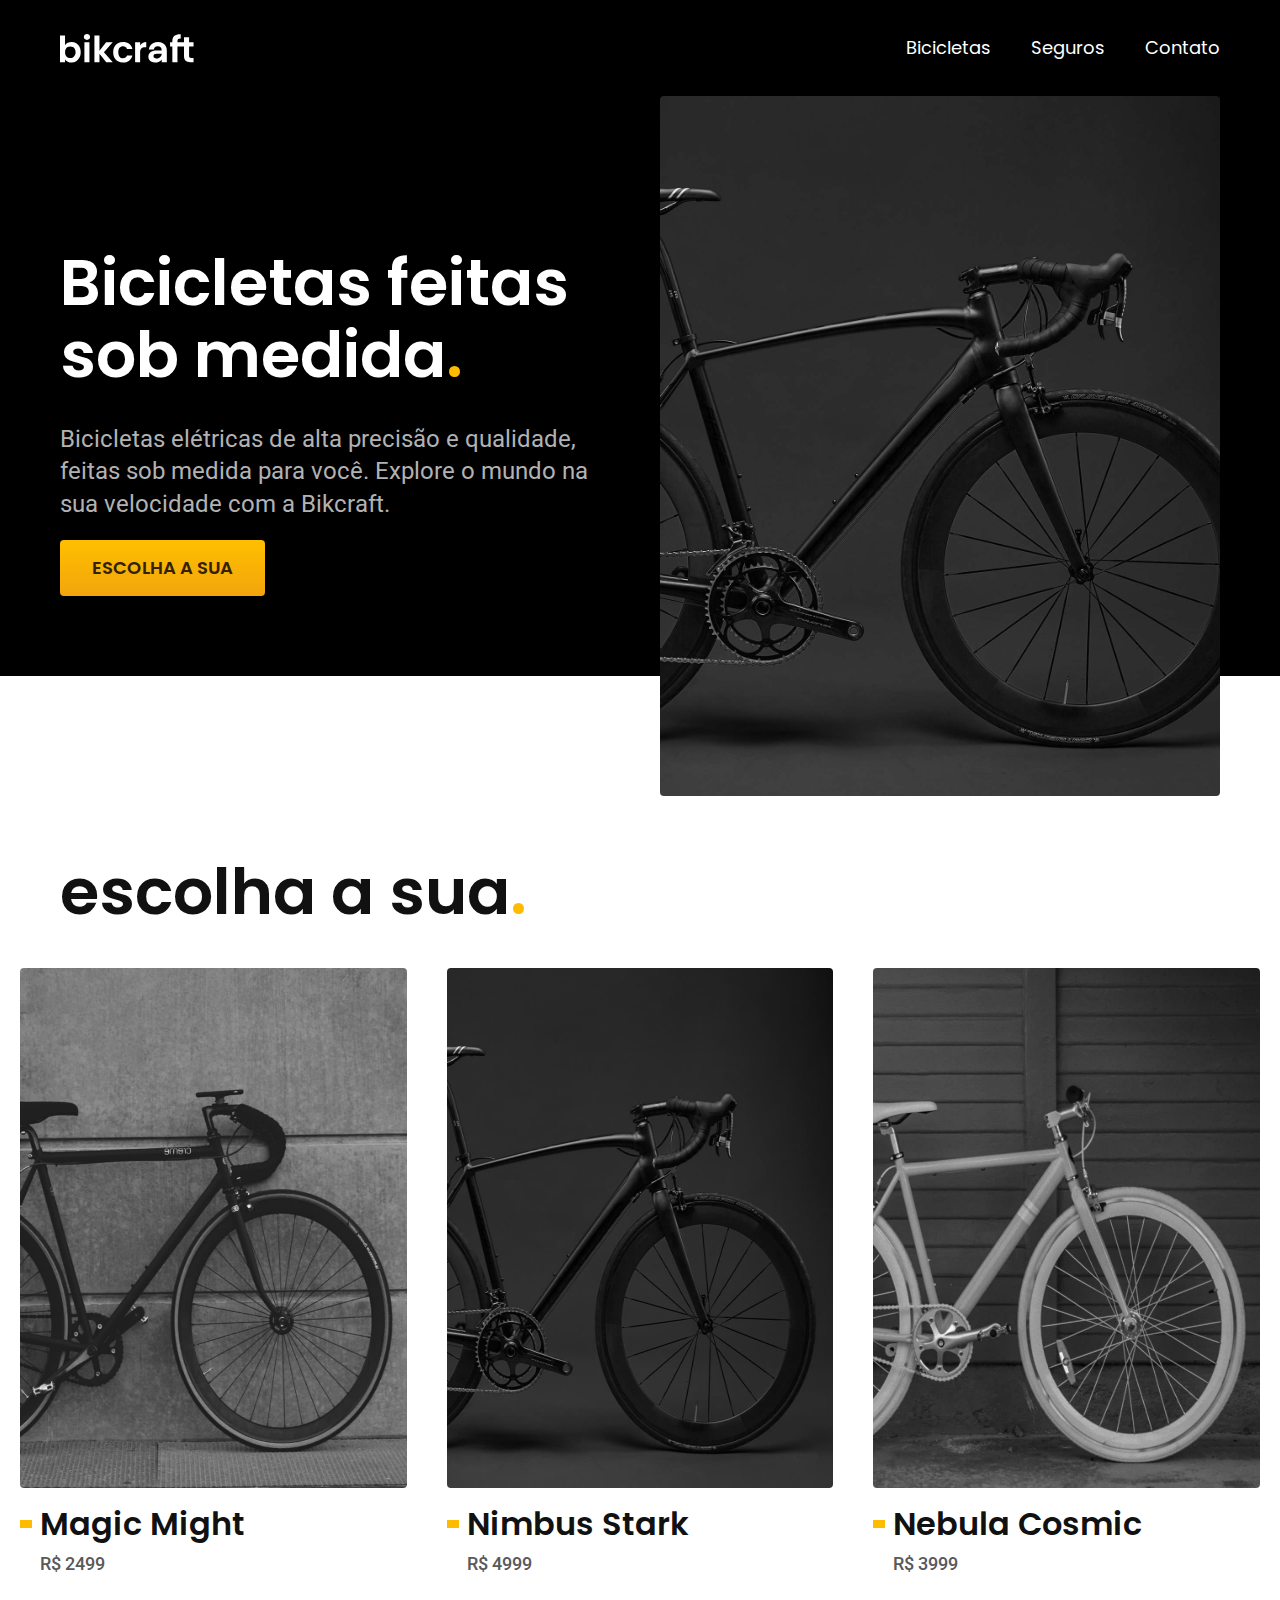
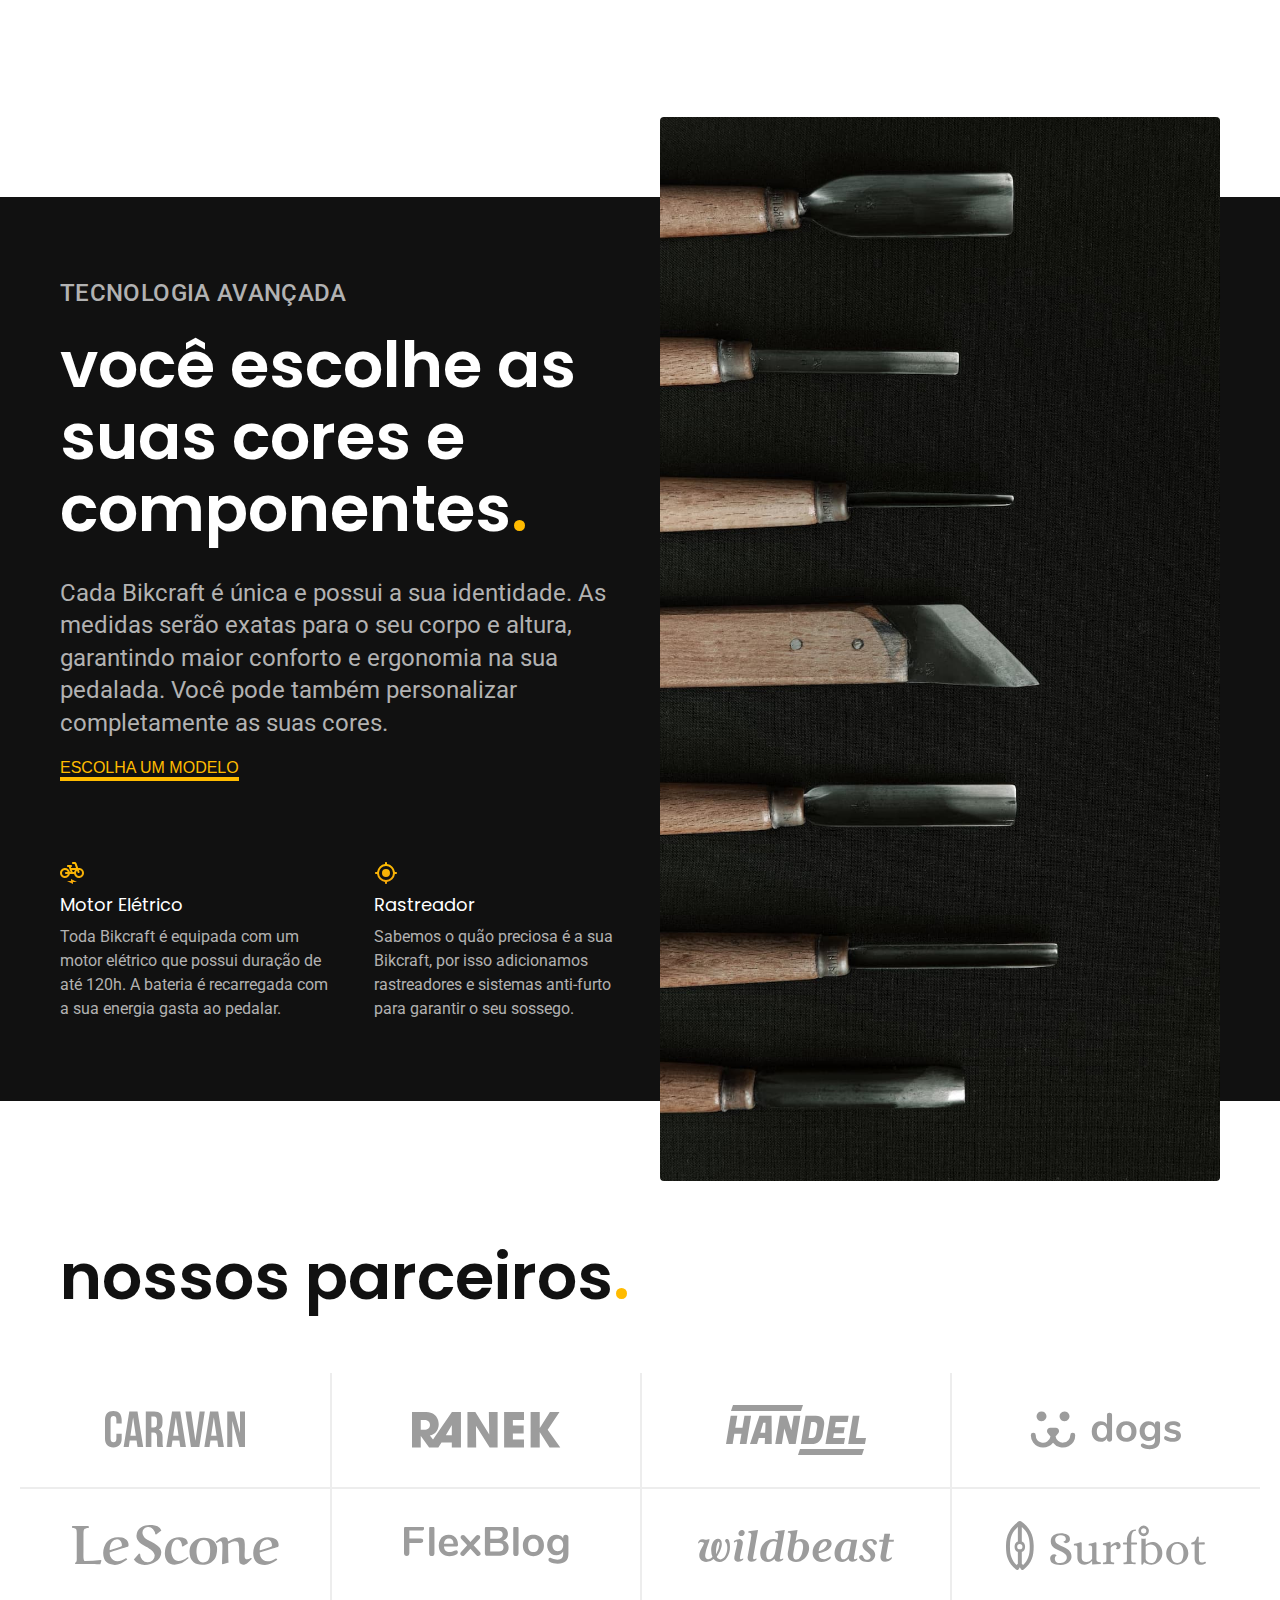
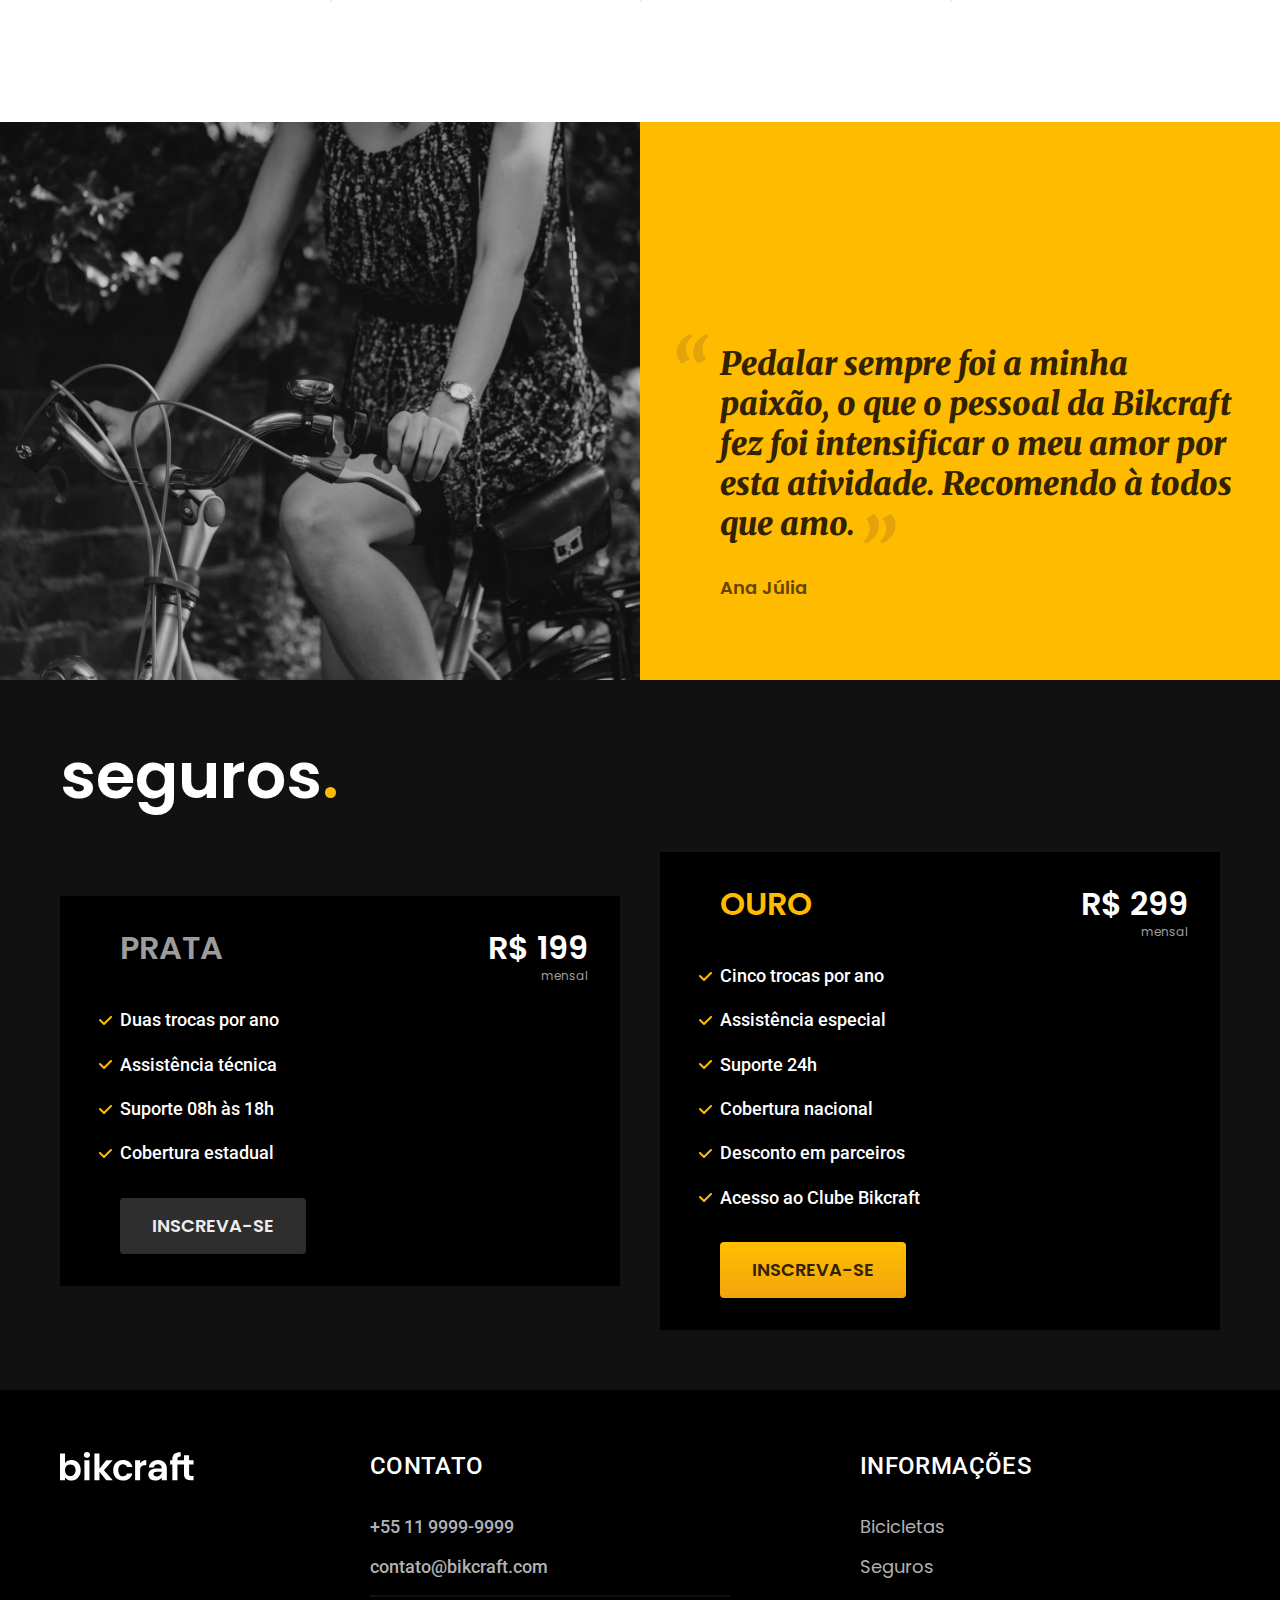
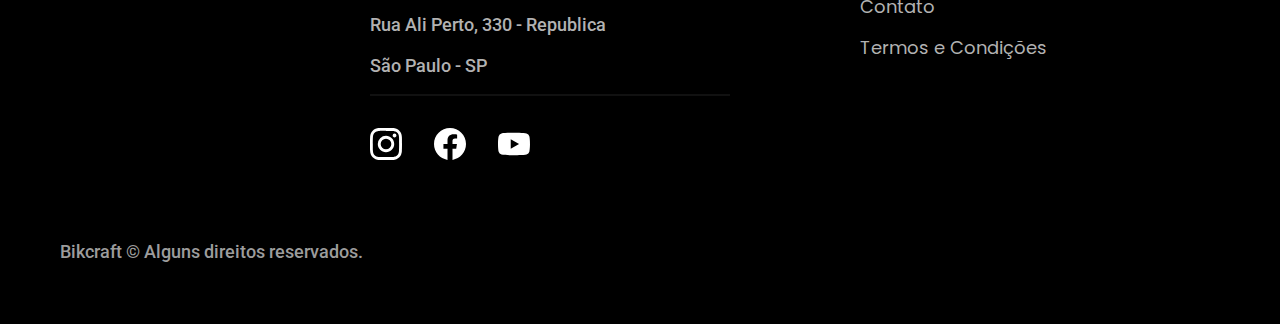
<file: index.html>
<!DOCTYPE html>
<html lang="pt-br">

<head>
  <meta charset="UTF-8">
  <meta name="viewport" content="width=device-width, initial-scale=1.0">
  <title>Bikcraft - Bicicletas Elétricas</title>
  <meta name="description" content="Bicicletas elétricas de alta precisão e qualidade,  feitas sob medida para o cliente. Explore o mundo na sua velocidade com a Bikcraft.">

  <link rel="icon" href="./favicon.svg" type="image/svg+xml">
  <link rel="preload" href="./css/style.css" as="style">
  <link href="./css/style.css" rel="stylesheet">

  <link rel="preconnect" href="https://fonts.googleapis.com">
  <link rel="preconnect" href="https://fonts.gstatic.com" crossorigin>
  <link href="https://fonts.googleapis.com/css2?family=Merriweather:ital,wght@1,900&family=Poppins:wght@400;600&family=Roboto:wght@400;500&display=swap" rel="stylesheet">

  
  <script>document.documentElement.classList.add('js');</script>
</head>

<body id="home">
  <header class="header-bg">
    <div class="header container">
      <a href="./">
        <img src="./img/bikcraft.svg" alt="Bikcraft" width="136" height="32">
      </a>
      <nav aria-label="primaria">
        <ul class="header-menu font-1-m cor-0">
          <li><a href="./bicicletas.html">Bicicletas</a></li>
          <li><a href="./seguros.html">Seguros</a></li>
          <li><a href="./contato.html">Contato</a></li>
        </ul>
      </nav>
    </div>
  </header>

  <main class="introducao-bg">
    <div class="introducao container">
      <div class="introducao-conteudo">
        <h1 class="font-1-xxl cor-0 fadeInDown"  data-anime="200">Bicicletas feitas sob medida<span class="cor-p1">.</span></h1>
        <p class="font-2-l cor-5 fadeInDown" data-anime="400">Bicicletas elétricas de alta precisão e qualidade, feitas sob medida para você. Explore o mundo na sua velocidade com a Bikcraft.</p>
        <a class="botao fadeInDown" data-anime="600" href="./bicicletas.html">Escolha a sua</a>
      </div>
      <picture data-anime="800" class="fadeInDown">
        <source media="(max-width: 800px)" srcset="./img/bicicletas/nimbus.jpg">
        <img src="./img/fotos/introducao.jpg" alt="Bicicleta preta com motor elétrico" width="640" height="800">
      </picture>
    </div>
  </main>

  <article class="bicicletas-lista">
    <h2 class="container font-1-xxl">escolha a sua<span class="cor-p1">.</span></h2>

    <ul>
      <li>
        <a href="./bicicletas/magic.html">
          <img src="./img/bicicletas/magic-home.jpg" alt="Bicicleta preta" width="460" height="520">
          <h3 class="font-1-xl">Magic Might</h3>
          <span class="font-2-m cor-8">R$ 2499</span>
        </a>
      </li>
      <li>
        <a href="./bicicletas/nimbus.html">
          <img src="./img/bicicletas/nimbus-home.jpg" alt="Bicicleta preta" width="460" height="520">
          <h3 class="font-1-xl">Nimbus Stark</h3>
          <span class="font-2-m cor-8">R$ 4999</span>
        </a>
      </li>
      <li>
        <a href="./bicicletas/nebula.html">
          <img src="./img/bicicletas/nebula-home.jpg" alt="Bicicleta branca" width="460" height="520">
          <h3 class="font-1-xl">Nebula Cosmic</h3>
          <span class="font-2-m cor-8">R$ 3999</span>
        </a>
      </li>
    </ul>
  </article>

  <article class="tecnologia-bg">
    <div class="tecnologia container">
      <div class="tecnologia-conteudo">
        <span class="font-2-l-b cor-5">Tecnologia Avançada</span>
        <h2 class="font-1-xxl cor-0">você escolhe as<br>suas cores e<br>componentes<span class="cor-p1">.</span></h2>
        <p class="font-2-l cor-5">Cada Bikcraft é única e possui a sua identidade. As medidas serão exatas para o seu corpo e altura, garantindo maior conforto e ergonomia na sua pedalada. Você pode também personalizar completamente as suas cores.</p>
        <a class="link" href="./bicicletas.html">Escolha um modelo</a>
        <div class="tecnologia-vantagens">
          <div>
            <img src="./img/icones/eletrica.svg" alt="" width="24" height="24">
            <h3 class="font-1-m cor-0">Motor Elétrico</h3>
            <p class="font-2-s cor-5">Toda Bikcraft é equipada com um motor elétrico que possui duração de até 120h. A bateria é recarregada com a sua energia gasta ao pedalar.</p>
          </div>
          <div>
            <img src="./img/icones/rastreador.svg" alt="" width="24" height="24">
            <h3 class="font-1-m cor-0">Rastreador</h3>
            <p class="font-2-s cor-5">Sabemos o quão preciosa é a sua Bikcraft, por isso adicionamos rastreadores e sistemas anti-furto para garantir o seu sossego.</p>
          </div>
        </div>
      </div>
      <div class="tecnologia-imagem">
        <img src="./img/fotos/tecnologia.jpg" alt="" width="700" height="1120">
      </div>
    </div>
  </article>

  <section class="parceiros" aria-label="Nossos Parceiros">
    <h2 class="container font-1-xxl">nossos parceiros<span class="cor-p1">.</span></h2>
    <ul>
      <li><img src="./img/parceiros/caravan.svg" alt="Caravan" width="140" height="38"></li>
      <li><img src="./img/parceiros/ranek.svg" alt="Ranek" width="149" height="36"></li>
      <li><img src="./img/parceiros/handel.svg" alt="Handel" width="140" height="50"></li>
      <li><img src="./img/parceiros/dogs.svg" alt="Dogs" width="152" height="39"></li>
      <li><img src="./img/parceiros/lescone.svg" alt="LeScone" width="208" height="41"></li>
      <li><img src="./img/parceiros/flexblog.svg" alt="FlexBlog" width="165" height="38"></li>
      <li><img src="./img/parceiros/wildbeast.svg" alt="Wildbeast" width="196" height="34"></li>
      <li><img src="./img/parceiros/surfbot.svg" alt="Surfbot" width="200" height="49"></li>
    </ul>
  </section>

  <section class="depoimento" aria-label="Depoimento">
    <div>
      <img src="./img/fotos/depoimento.jpg" alt="Pessoa pedalando uma bicileta Bikcraft" width="780" height="680">
    </div>
    <div class="depoimento-conteudo">
      <blockquote class="font-1-xl cor-p5">
        <p>Pedalar sempre foi a minha paixão, o que o pessoal da Bikcraft fez foi intensificar o meu amor por esta atividade. Recomendo à todos que amo.</p>
      </blockquote>
      <span class="font-1-m-b cor-p4">Ana Júlia</span>
    </div>
  </section>

  <article class="seguros-bg">
    <div class="seguros container">
      <h2 class="font-1-xxl cor-0">seguros<span class="cor-p1">.</span></h2>
      <div class="seguros-item">
        <h3 class="font-1-xl cor-6">PRATA</h3>
        <span class="font-1-xl cor-0">R$ 199 <span class="font-1-xs cor-6">mensal</span></span>
        <ul class="font-2-m cor-0">
          <li>Duas trocas por ano</li>
          <li>Assistência técnica</li>
          <li>Suporte 08h às 18h</li>
          <li>Cobertura estadual</li>
        </ul>
        <a class="botao secundario" href="./orcamento.html?tipo=seguro&produto=prata">Inscreva-se</a>
      </div>
      <div class="seguros-item">
        <h3 class="font-1-xl cor-p1">OURO</h3>
        <span class="font-1-xl cor-0">R$ 299 <span class="font-1-xs cor-6">mensal</span></span>
        <ul class="font-2-m cor-0">
          <li>Cinco trocas por ano</li>
          <li>Assistência especial</li>
          <li>Suporte 24h</li>
          <li>Cobertura nacional</li>
          <li>Desconto em parceiros</li>
          <li>Acesso ao Clube Bikcraft</li>
        </ul>
        <a class="botao" href="./orcamento.html?tipo=seguro&produto=ouro">Inscreva-se</a>
      </div>
    </div>
  </article>

  <footer class="footer-bg">
    <div class="footer container">
      <img src="./img/bikcraft.svg" alt="Bikcraft">
      <div class="footer-contato">
        <h3 class="font-2-l-b cor-0">Contato</h3>
        <ul class="font-2-m cor-5">
            <li><a href="tel:+5511999999999">+55 11 9999-9999</a></li>
            <li><a href="mailto:contato@bikcraft.com">contato@bikcraft.com</a></li>
            <li>Rua Ali Perto, 330 - Republica</li>
            <li>São Paulo - SP</li>
        </ul>
        <div class="footer-redes">
          <a href="./">
            <img src="./img/redes/instagram.svg" alt="Instagram">
          </a>
          <a href="./">
            <img src="./img/redes/facebook.svg" alt="Facebook">
          </a>
          <a href="./">
            <img src="./img/redes/youtube.svg" alt="Youtube">
          </a>
        </div>
      </div>
      <div class="footer-informacoes">
          <h3 class="font-2-l-b cor-0">Informações</h3>
          <nav>
            <ul class="font-1-m cor-5">
              <li><a href="./bicicletas.html">Bicicletas</a></li>
              <li><a href="./seguros.html">Seguros</a></li>
              <li><a href="./contato.html">Contato</a></li>
              <li><a href="./termos.html">Termos e Condições</a></li>
            </ul>
          </nav>
      </div>
      <p class="footer-copy font-2-m cor-6">Bikcraft © Alguns direitos reservados.</p>
    </div>

  </footer>

  <script src="./js/plugins/simple-anime.js"></script>
  <script src="./js/script.js"></script>
</body>

</html>
</file>
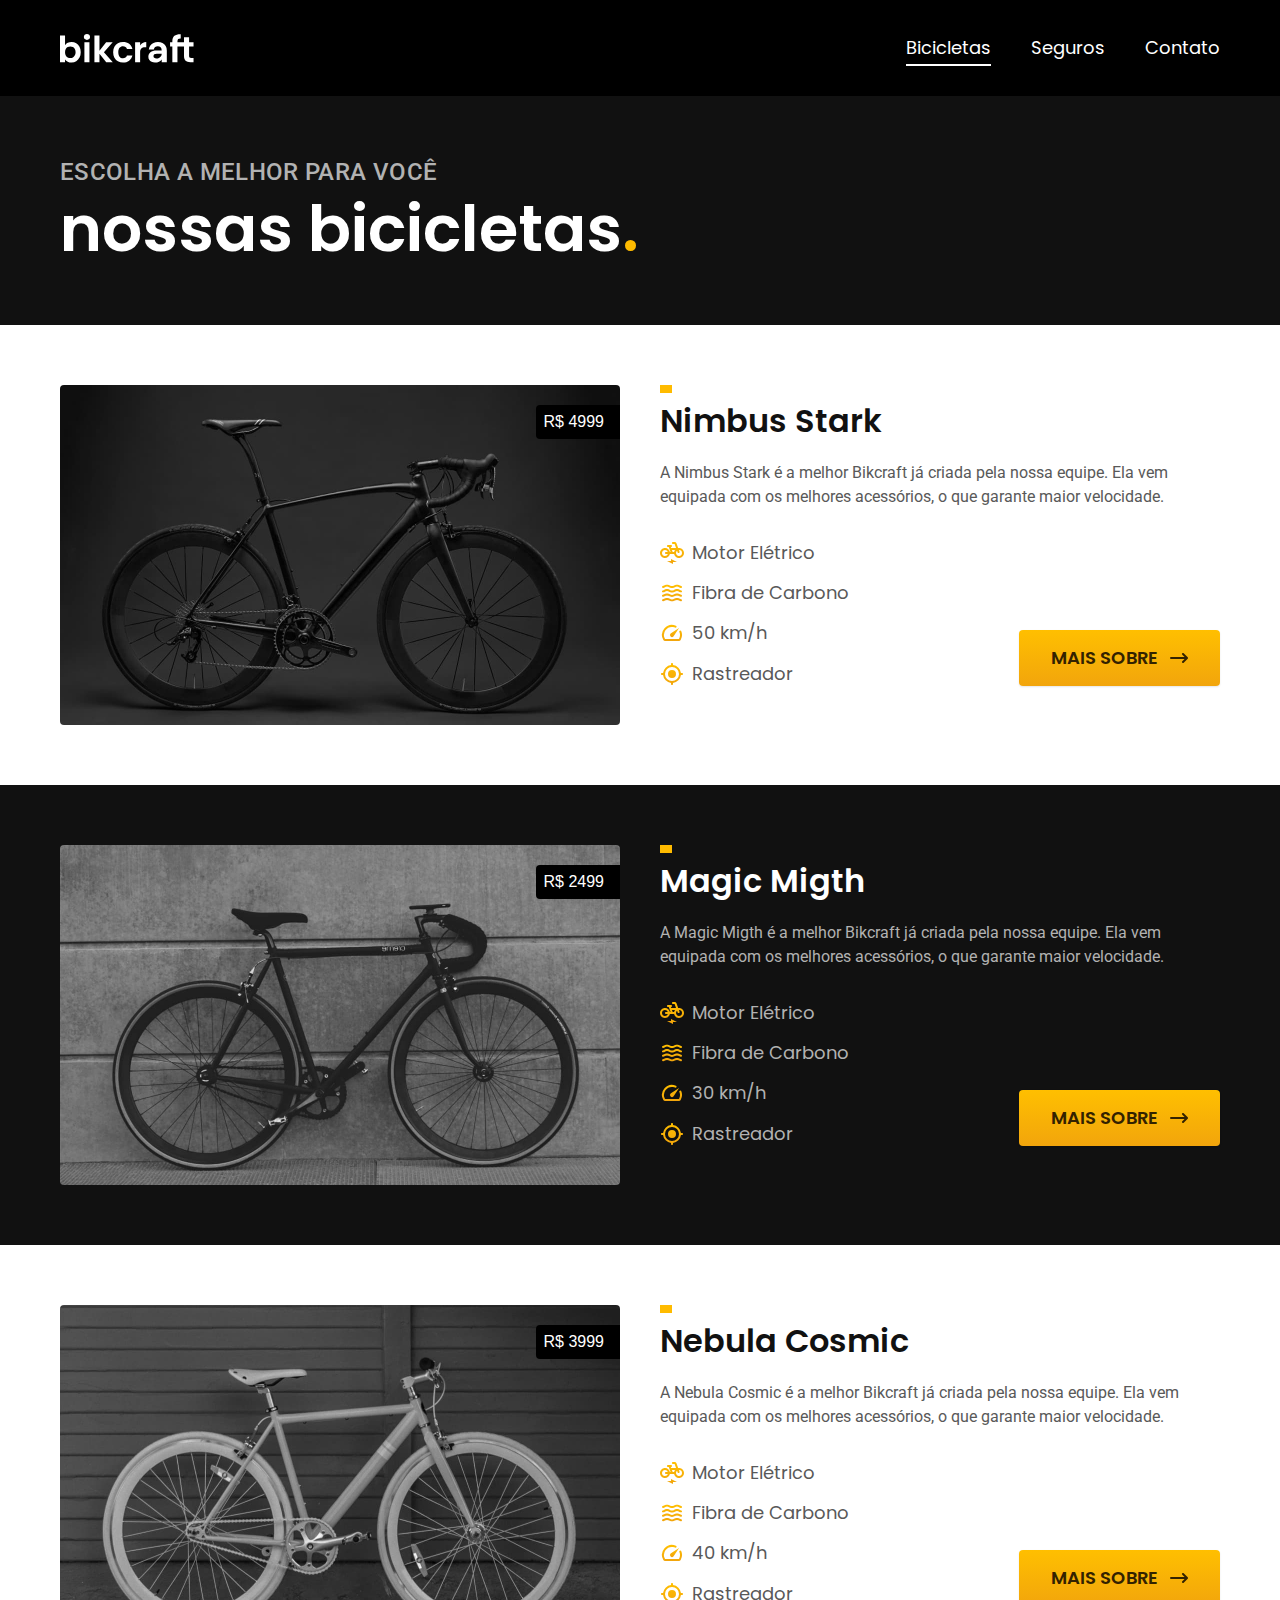
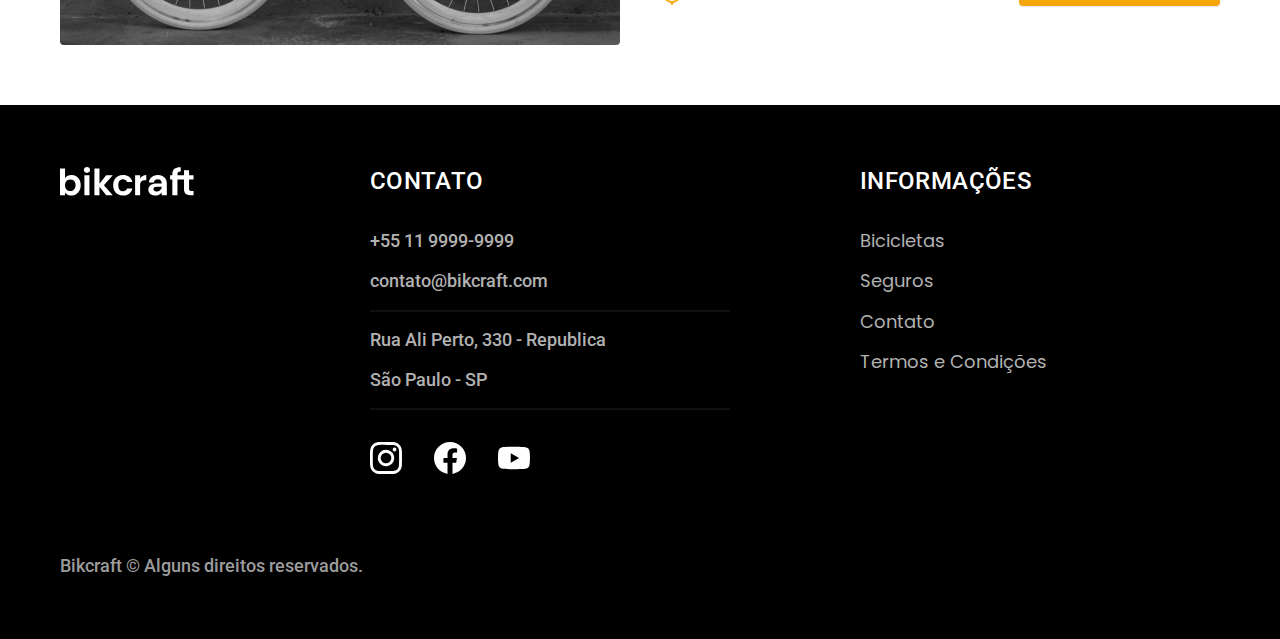
<file: bicicletas.html>
<!DOCTYPE html>
<html lang="pt-br">

  <head>
    <meta charset="UTF-8">
    <meta name="viewport" content="width=device-width, initial-scale=1.0">

      <title>Bicicletas | Bikcraft</title>
    <meta name="description" content="Bicicletas">

    <link rel="icon" href="./favicon.svg" type="image/svg+xml">
    <link rel="preload" href="./css/style.css" as="style">
    <link href="./css/style.css" rel="stylesheet">
      <link rel="preconnect" href="https://fonts.googleapis.com">
      <link rel="preconnect" href="https://fonts.gstatic.com" crossorigin>
      <link href="https://fonts.googleapis.com/css2?family=Merriweather:ital,wght@1,900&family=Poppins:wght@400;600&family=Roboto:wght@400;500&display=swap" rel="stylesheet">
  <script>document.documentElement.classList.add('js');</script>
</head>

  <body id="bicicletas">
    <header class="header-bg">
      <div class="header container">
        <a href="./"><img src="./img/bikcraft.svg" alt="Bikcraft">
        </a>
        
          <nav aria-label="primaria">
            <ul class="header-menu font-1-m cor-0">
              <li><a href="./bicicletas.html">Bicicletas</a></li>
              <li><a href="./seguros.html">Seguros</a></li>
              <li><a href="./contato.html">Contato</a></li>
          </ul>
          </nav>
    </div>
    </header>

        <main>
          <div class="titulo-bg">
              <div class="titulo container">
              <p class="font-2-l-b cor-5">Escolha a melhor para você</p>
              <h1 class="font-1-xxl cor-0">nossas bicicletas<span class="cor-p1">.</span></h1>
              </div>
          </div>

              <div class="bicicletas container fadeInUp"data-anime="200">
                <div class="bicicletas-imagem">
                    <img src="./img/bicicletas/nimbus.jpg" alt="Bicicleta preta">
                    <span class="font-2m cor-0">R$ 4999</span>
                </div>
                      <div class="bicicletas-conteudo">
                          <h2 class="font-1-xl">Nimbus Stark</h2>
                            <p class="font-2-s cor-8">A Nimbus Stark é a melhor Bikcraft já criada pela nossa equipe. Ela vem equipada com os melhores acessórios, o que garante maior velocidade.</p>
                            <ul class="font-1-m cor-8">
                              <li><img src="./img/icones/eletrica.svg" alt="">
                                Motor Elétrico
                              </li>
                              <li><img src="./img/icones/carbono.svg" alt="">
                                Fibra de Carbono
                              </li>
                              <li><img src="./img/icones/velocidade.svg" alt="">
                                50 km/h
                              </li>
                              <li><img src="./img/icones/rastreador.svg" alt="">
                                Rastreador
                            </ul>
                            <a class="botao seta" href="./bicicletas/nimbus.html">Mais Sobre</a>
                      </div>
              </div>

          <div class="bicicletas-bg">
            <div class="bicicletas container fadeInUp" data-anime="200">
              <div class="bicicletas-imagem">
                  <img src="./img/bicicletas/magic.jpg" alt="Bicicleta preta">
                  <span class="font-2m cor-0">R$ 2499</span>
              </div>
                    <div class="bicicletas-conteudo">
                        <h2 class="font-1-xl cor-0">Magic Migth</h2>
                          <p class="font-2-s cor-5">A Magic Migth é a melhor Bikcraft já criada pela nossa equipe. Ela vem equipada com os melhores acessórios, o que garante maior velocidade.</p>
                          <ul class="font-1-m cor-5">
                            <li><img src="./img/icones/eletrica.svg" alt="">
                              Motor Elétrico
                            </li>
                            <li><img src="./img/icones/carbono.svg" alt="">
                              Fibra de Carbono
                            </li>
                            <li><img src="./img/icones/velocidade.svg" alt="">
                              30 km/h
                            </li>
                            <li><img src="./img/icones/rastreador.svg" alt="">
                              Rastreador
                          </ul>
                          <a class="botao seta" href="./bicicletas/magic.html">Mais Sobre</a>
                    </div>
            </div>
        </div>

          <div class="bicicletas container fadeInUp" data-anime="200">
            <div class="bicicletas-imagem">
                <img src="./img/bicicletas/nebula.jpg" alt="Bicicleta preta">
                <span class="font-2m cor-0">R$ 3999</span>
            </div>
                  <div class="bicicletas-conteudo">
                      <h2 class="font-1-xl">Nebula Cosmic</h2>
                        <p class="font-2-s cor-8">A Nebula Cosmic é a melhor Bikcraft já criada pela nossa equipe. Ela vem equipada com os melhores acessórios, o que garante maior velocidade.</p>
                        <ul class="font-1-m cor-8">
                          <li><img src="./img/icones/eletrica.svg" alt="">
                            Motor Elétrico
                          </li>
                          <li><img src="./img/icones/carbono.svg" alt="">
                            Fibra de Carbono
                          </li>
                          <li><img src="./img/icones/velocidade.svg" alt="">
                            40 km/h
                          </li>
                          <li><img src="./img/icones/rastreador.svg" alt="">
                            Rastreador
                        </ul>
                        <a class="botao seta" href="./bicicletas/nebula.html">Mais Sobre</a>
                  </div>
          </div>
      
        </main>


  <footer class="footer-bg">
    <div class="footer container">
      <img src="./img/bikcraft.svg" alt="Bikcraft">
      <div class="footer-contato">
        <h3 class="font-2-l-b cor-0">Contato</h3>
        <ul class="font-2-m cor-5">
            <li><a href="tel:+5511999999999">+55 11 9999-9999</a></li>
            <li><a href="mailto:contato@bikcraft.com">contato@bikcraft.com</a></li>
            <li>Rua Ali Perto, 330 - Republica</li>
            <li>São Paulo - SP</li>
        </ul>
        <div class="footer-redes">
          <a href="./">
            <img src="./img/redes/instagram.svg" alt="Instagram">
          </a>
          <a href="./">
            <img src="./img/redes/facebook.svg" alt="Facebook">
          </a>
          <a href="./">
            <img src="./img/redes/youtube.svg" alt="Youtube">
          </a>
        </div>
      </div>
      <div class="footer-informacoes">
          <h3 class="font-2-l-b cor-0">Informações</h3>
          <nav>
            <ul class="font-1-m cor-5">
              <li><a href="./bicicletas.html">Bicicletas</a></li>
              <li><a href="./seguros.html">Seguros</a></li>
              <li><a href="./contato.html">Contato</a></li>
              <li><a href="./termos.html">Termos e Condições</a></li>
            </ul>
          </nav>
      </div>
      <p class="footer-copy font-2-m cor-6">Bikcraft © Alguns direitos reservados.</p>
    </div>

  </footer>
    <script src="./js/plugins/simple-anime.js"></script>
      <script src="./js/script.js"></script>
  </body>
</file>
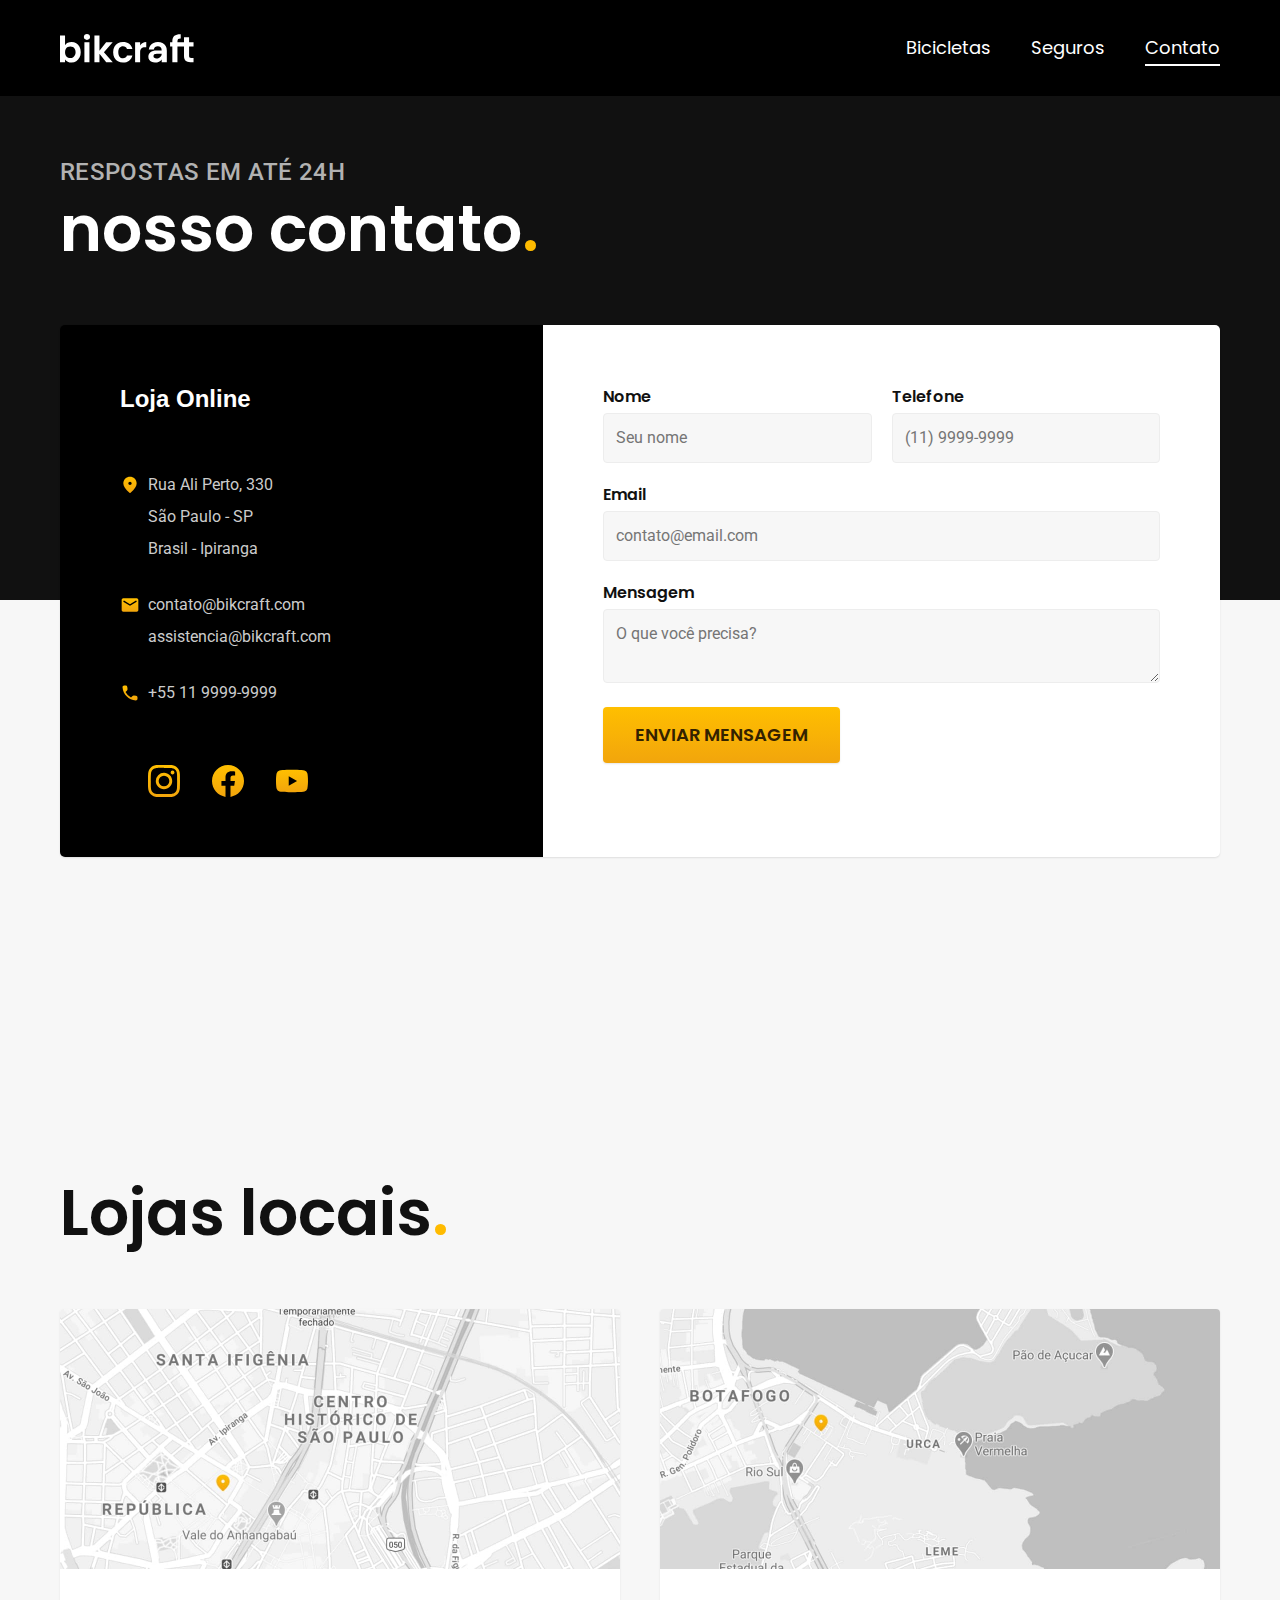
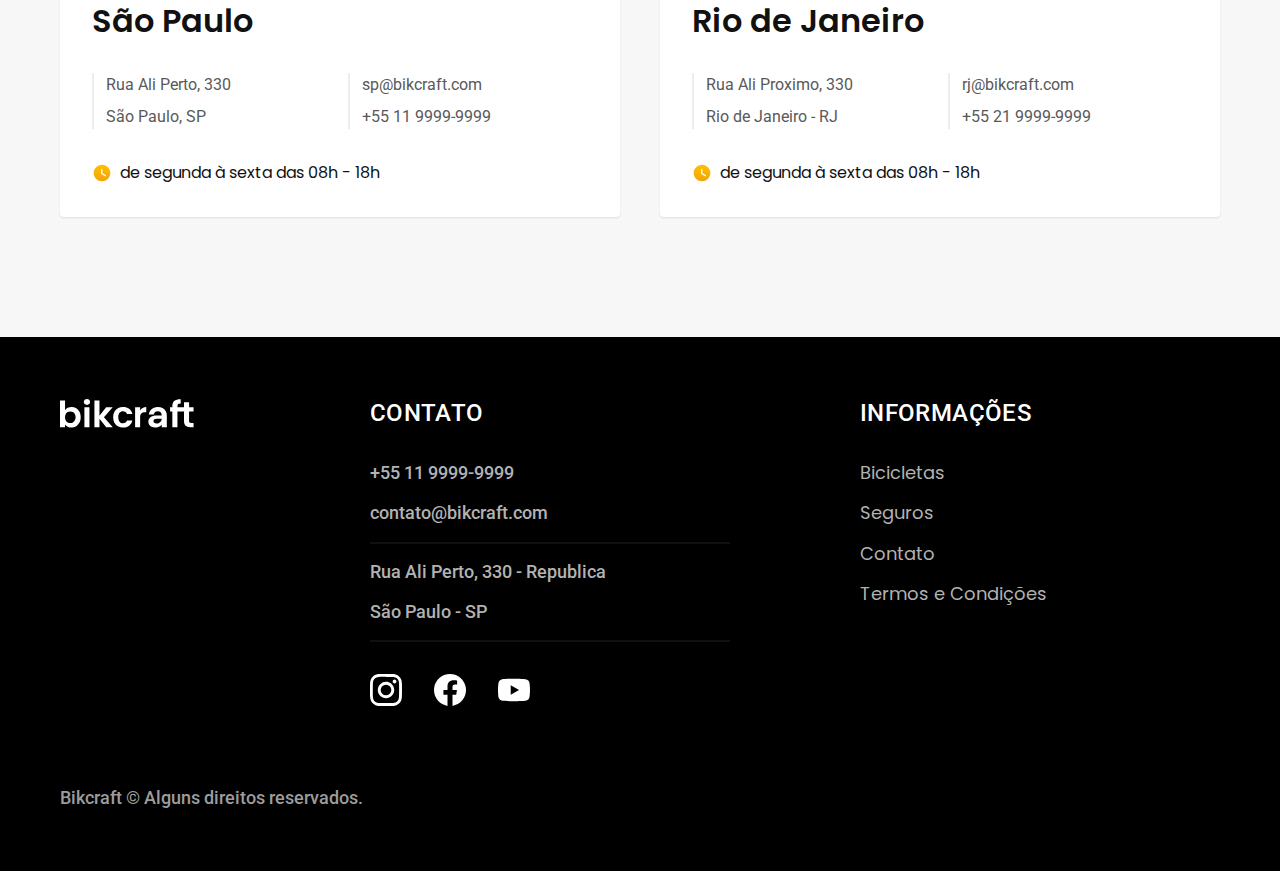
<file: contato.html>
<!DOCTYPE html>
<html lang="pt-br">

  <head>
    <meta charset="UTF-8">
    <meta name="viewport" content="width=device-width, initial-scale=1.0">

      <title>Contato | Bikcraft</title>
    <meta name="description" content="Termos e Condições">

    <link rel="icon" href="./favicon.svg" type="image/svg+xml">
    <link rel="preload" href="./css/style.css" as="style">
    <link href="./css/style.css" rel="stylesheet">
      <link rel="preconnect" href="https://fonts.googleapis.com">
      <link rel="preconnect" href="https://fonts.gstatic.com" crossorigin>
      <link href="https://fonts.googleapis.com/css2?family=Merriweather:ital,wght@1,900&family=Poppins:wght@400;600&family=Roboto:wght@400;500&display=swap" rel="stylesheet">
  <script>document.documentElement.classList.add('js');</script>
</head>

  <body id="contato">
    <header class="header-bg">
      <div class="header container">
        <a href="./"><img src="./img/bikcraft.svg" alt="Bikcraft">
        </a>
        
          <nav aria-label="primaria">
            <ul class="header-menu font-1-m cor-0">
              <li><a href="./bicicletas.html">Bicicletas</a></li>
              <li><a href="./seguros.html">Seguros</a></li>
              <li><a href="./contato.html">Contato</a></li>
          </ul>
          </nav>
    </div>
    </header>

    <main>
        <div class="titulo-bg">
          <div class="titulo container">
            <p class="font-2-l-b cor-5">RESPOSTAS EM ATÉ 24H</p>
            <h1 class="font-1-xxl cor-0">nosso contato<span class="cor-p1">.</span></h1>
          </div>
        </div>

        <div class="contato container fadeInDown" data-anime="200">
          <section class="contato-dados" aria-label="Endereço">
            <h2 class="gont-1-m cor-0">Loja Online</h2>
            <div class="contato-endereco font-2-s cor-4">
              <p>Rua Ali Perto, 330</p>
              <p>São Paulo - SP</p>
              <p>Brasil - Ipiranga </p>
            </div>
            <address class="contato-meios font-2-s cor-4">
              <a href="mailto:contato@bikcraft.com">contato@bikcraft.com</a>
              <a href="mailto:assistencia@bikcraft.com">assistencia@bikcraft.com</a>
              <a href="tel:+5511999999999">+55 11 9999-9999</a>
            </address>

            <div class="contato-redes">
              <a href="./">
                <img src="./img/redes/instagram-p.svg" alt="Instagram">
              </a>
              <a href="./">
                <img src="./img/redes/facebook-p.svg" alt="Facebook">
              </a>
              <a href="./">
                <img src="./img/redes/youtube-p.svg" alt="Youtube">
              </a>
            </div>
          </section>
          <section class="contato-formulario" aria-label="Formulário">
            <form class="form" action="./contato.html">
              <div>
                <label for="nome">Nome</label>
                <input type="text" id="nome" name="nome" placeholder="Seu nome">
              </div>
              <div>
                <label for="telefone">Telefone</label>
                <input type="text" id="telefone" name="telefone" placeholder="(11) 9999-9999">
              </div>
              <div class="col-2">
                <label for="email">Email</label>
                <input type="text" id="email" name="email" placeholder="contato@email.com">
              </div>
              <div class="col-2">
                <label for="mensagem">Mensagem</label>
                <textarea rows type="text" id="email" name="email" placeholder="O que você precisa?"></textarea>
              </div>
              <button class="botao col-2">Enviar mensagem</button>

            </form>
          </section>
        </div>
    </main>

    <article class="lojas container  fadeInDown" data-anime="200">
      <h2 class="font-1-xxl">Lojas locais<span class="cor-p1">.</span></h2>
      <div class="lojas-item">
        <img src="./img/lojas/sp.jpg" alt="mapa marcando o endereço em Rua Ali Perto, 330 - São Paulo - SP">
        <div class="lojas-conteudo">
          <h3 class="font-1-xl">São Paulo</h3>
        <div class="lojas-dados font-2-s cor-8">
          <p>Rua Ali Perto, 330</p>
          <p>São Paulo, SP</p>
        </div>
        <div class="lojas-dados font-2-s cor-8">
          <a href="mailto:sp@bikcraft.com">sp@bikcraft.com</a>
          <a href="tel:+5511999999999">+55 11 9999-9999</a>          
        </div>
        <p class="lojas-tempo font-1-s"><img src="./img/icones/horario.svg" alt="">de segunda à sexta das 08h - 18h</p>
      </div>
      </div>

      <div class="lojas-item">
        <img src="./img/lojas/rj.jpg" alt="mapa marcando o endereço em Rua Ali Proximo, 330 - Rio de Janeiro - RJ">
        <div class="lojas-conteudo">
          <h3 class="font-1-xl">Rio de Janeiro</h3>
        <div class="lojas-dados font-2-s cor-8">
          <p>Rua Ali Proximo, 330</p>
          <p>Rio de Janeiro - RJ</p>
        </div>
        <div class="lojas-dados font-2-s cor-8">
          <a href="mailto:rj@bikcraft.com">rj@bikcraft.com</a>
          <a href="tel:+5521999999999">+55 21 9999-9999</a>          
        </div>
        <p class="lojas-tempo font-1-s"><img src="./img/icones/horario.svg" alt="">de segunda à sexta das 08h - 18h</p>
      </div>
      </div>
    </article>

  <footer class="footer-bg">
    <div class="footer container">
      <img src="./img/bikcraft.svg" alt="Bikcraft">
      <div class="footer-contato">
        <h3 class="font-2-l-b cor-0">Contato</h3>
        <ul class="font-2-m cor-5">
            <li><a href="tel:+5511999999999">+55 11 9999-9999</a></li>
            <li><a href="mailto:contato@bikcraft.com">contato@bikcraft.com</a></li>
            <li>Rua Ali Perto, 330 - Republica</li>
            <li>São Paulo - SP</li>
        </ul>
        <div class="footer-redes">
          <a href="./">
            <img src="./img/redes/instagram.svg" alt="Instagram">
          </a>
          <a href="./">
            <img src="./img/redes/facebook.svg" alt="Facebook">
          </a>
          <a href="./">
            <img src="./img/redes/youtube.svg" alt="Youtube">
          </a>
        </div>
      </div>
      <div class="footer-informacoes">
          <h3 class="font-2-l-b cor-0">Informações</h3>
          <nav>
            <ul class="font-1-m cor-5">
              <li><a href="./bicicletas.html">Bicicletas</a></li>
              <li><a href="./seguros.html">Seguros</a></li>
              <li><a href="./contato.html">Contato</a></li>
              <li><a href="./termos.html">Termos e Condições</a></li>
            </ul>
          </nav>
      </div>
      <p class="footer-copy font-2-m cor-6">Bikcraft © Alguns direitos reservados.</p>
    </div>

  </footer>
    <script src="./js/plugins/simple-anime.js"></script>
      <script src="./js/script.js"></script>
  </body>
</file>
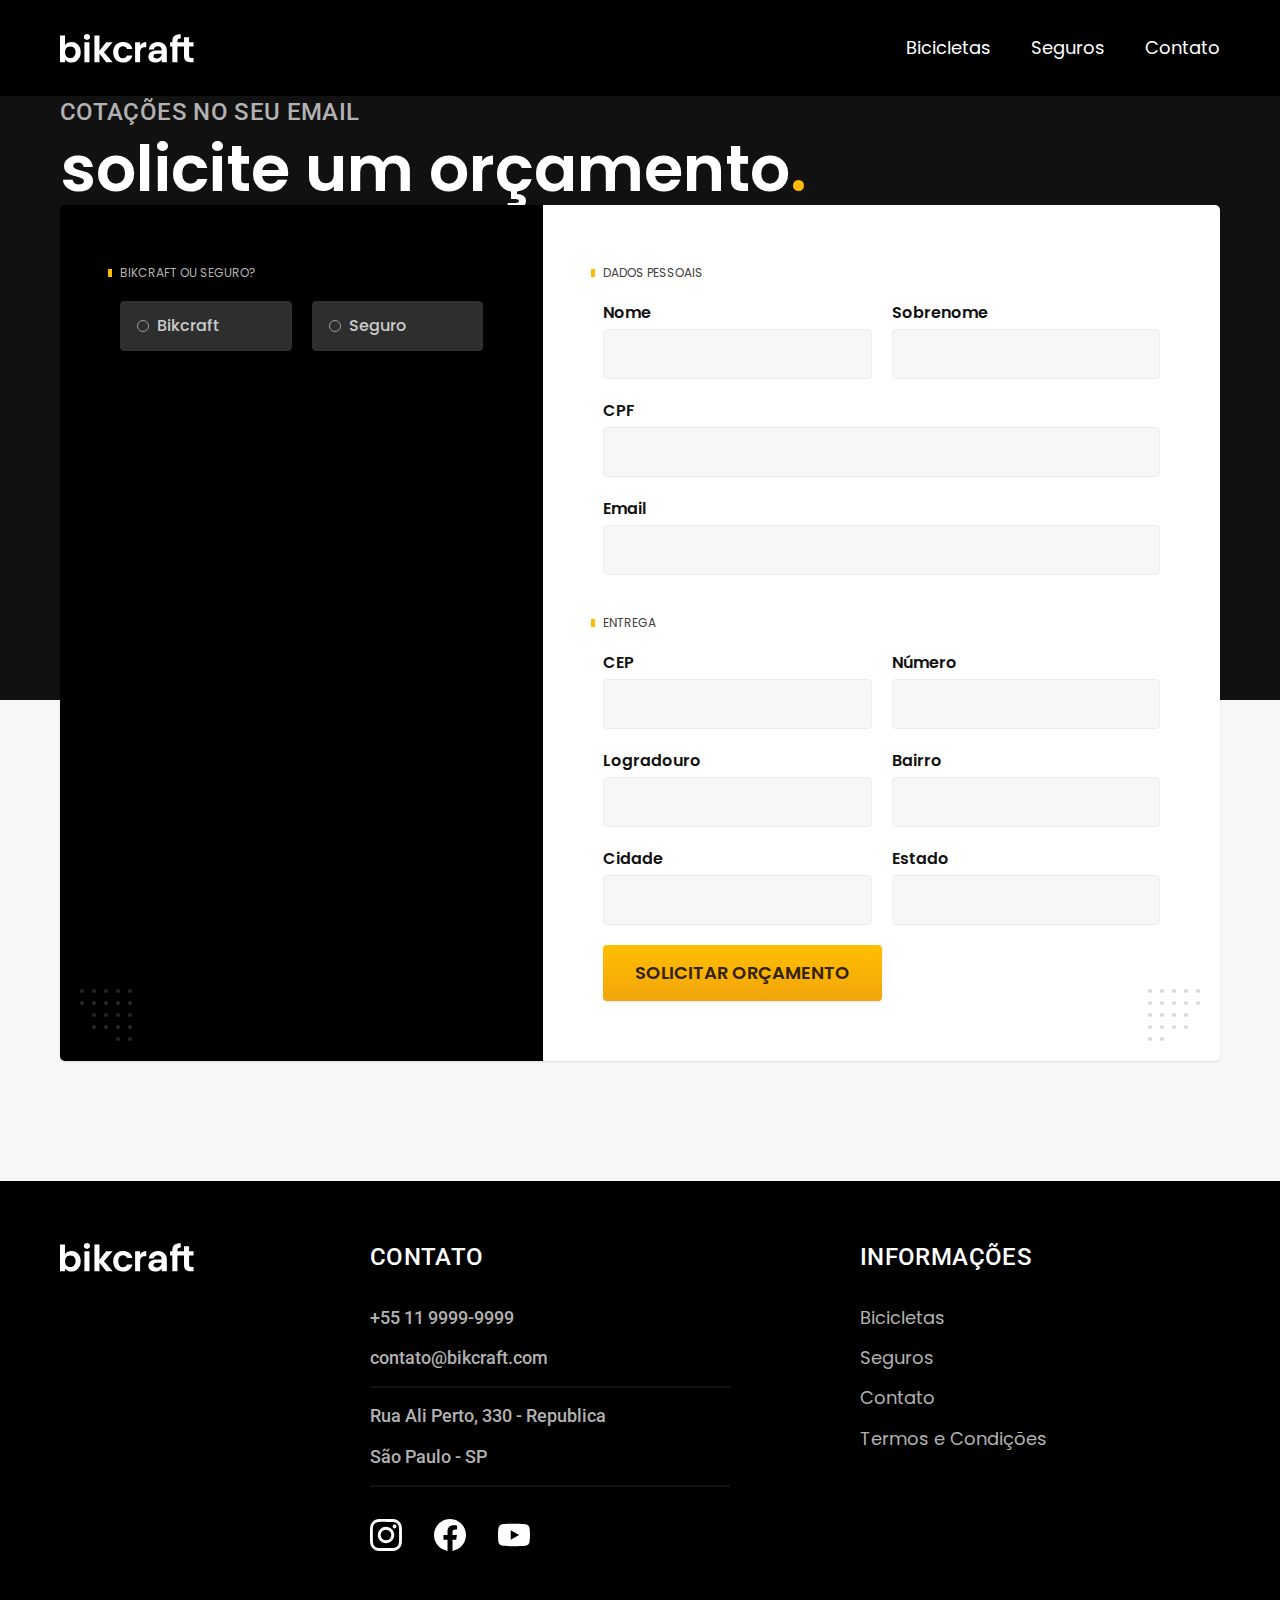
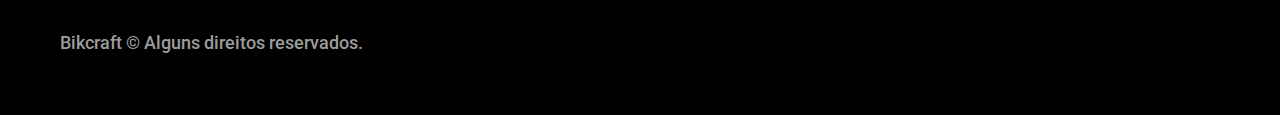
<file: orcamento.html>
<!DOCTYPE html>
<html lang="pt-br">

<head>
  <meta charset="UTF-8">
  <meta name="viewport" content="width=device-width, initial-scale=1.0">
  <title>Orçamento | Bikcraft</title>
  <meta name="description" content="Bicicletas elétricas de alta precisão e qualidade,  feitas sob medida para o cliente. Explore o mundo na sua velocidade com a Bikcraft.">

  <link rel="icon" href="./favicon.svg" type="image/svg+xml">
  <link rel="preload" href="./css/style.css" as="style">
  <link href="./css/style.css" rel="stylesheet">

  <link rel="preconnect" href="https://fonts.googleapis.com">
  <link rel="preconnect" href="https://fonts.gstatic.com" crossorigin>
  <link href="https://fonts.googleapis.com/css2?family=Merriweather:ital,wght@1,900&family=Poppins:wght@500;600&family=Roboto:wght@400;500&display=swap" rel="stylesheet">
<script>document.documentElement.classList.add('js');</script>
</head>

<body id="orcamento">
  <header class="header-bg">
    <div class="header container">
      <a href="./">
        <img src="./img/bikcraft.svg" alt="Bikcraft" width="136" height="32">
      </a>
      <nav aria-label="primaria">
        <ul class="header-menu font-1-m cor-0">
          <li><a href="./bicicletas.html">Bicicletas</a></li>
          <li><a href="./seguros.html">Seguros</a></li>
          <li><a href="./contato.html">Contato</a></li>
        </ul>
      </nav>
    </div>
  </header>

  <main>
    <div class="titulo">
      <div class="container">
        <p class="font-2-l-b cor-5">Cotações no seu email</p>
        <h1 class="font-1-xxl cor-0">solicite um orçamento<span class="cor-p1">.</span></h1>
      </div>
    </div>

    <form class="orcamento container" action="./">

      <div class="orcamento-produto fadeInLeft" data-anime="200">
        <h2 class="font-1-xs cor-5">Bikcraft ou Seguro?</h2>

        <input type="radio" name="tipo" value="bikcraft" id="bikcraft">
        <label for="bikcraft">Bikcraft</label>

        <input type="radio" name="tipo" value="seguro" id="seguro">
        <label for="seguro">Seguro</label>

        <div class="orcamento-conteudo" id="orcamento-bikcraft">
          <h2 class="font-1-xs cor-5">Escolha a sua:</h2>

          <input type="radio" name="produto" value="nimbus" id="nimbus">
          <label for="nimbus">Nimbus Stark <span>R$ 4999</span></label>
          <div class="radio-detalhes">
            <ul class="font-1-xs cor-8">
              <li><img src="./img/icones/eletrica.svg" alt=""> Motor Elétrico</li>
              <li><img src="./img/icones/carbono.svg" alt=""> Fibra de Carbono</li>
              <li><img src="./img/icones/velocidade.svg" alt=""> 50 km/h</li>
              <li><img src="./img/icones/rastreador.svg" alt=""> Rastreador</li>
            </ul>
            <img src="./img/bicicletas/nimbus.jpg" alt="Bicicleta preta">
          </div>

          <input type="radio" name="produto" value="magic" id="magic">
          <label for="magic">Magic Might <span>R$ 2499</span></label>
          <div class="radio-detalhes">
            <ul class="font-1-xs cor-8">
              <li><img src="./img/icones/eletrica.svg" alt=""> Motor Elétrico</li>
              <li><img src="./img/icones/carbono.svg" alt=""> Fibra de Carbono</li>
              <li><img src="./img/icones/velocidade.svg" alt=""> 30 km/h</li>
              <li><img src="./img/icones/rastreador.svg" alt=""> Rastreador</li>
            </ul>
            <img src="./img/bicicletas/magic.jpg" alt="Bicicleta preta">
          </div>

          <input type="radio" name="produto" value="nebula" id="nebula">
          <label for="nebula">Nebula Cosmic <span>R$ 3999</span></label>
          <div class="radio-detalhes">
            <ul class="font-1-xs cor-8">
              <li><img src="./img/icones/eletrica.svg" alt=""> Motor Elétrico</li>
              <li><img src="./img/icones/carbono.svg" alt=""> Fibra de Carbono</li>
              <li><img src="./img/icones/velocidade.svg" alt=""> 40 km/h</li>
              <li><img src="./img/icones/rastreador.svg" alt=""> Rastreador</li>
            </ul>
            <img src="./img/bicicletas/nebula.jpg" alt="Bicicleta preta">
          </div>
        </div>

        <div class="orcamento-conteudo" id="orcamento-seguro">
          <h2 class="font-1-xs cor-5">Escolha o plano:</h2>

          <input type="radio" name="produto" value="prata" id="prata">
          <label for="prata" class="font-1-s cor-4">Prata <span>R$ 199</span></label>

          <input type="radio" name="produto" value="ouro" id="ouro">
          <label for="ouro" class="font-1-s cor-4">Ouro <span>R$ 299</span></label>
        </div>
      </div>

      <div class="orcamento-dados form fadeInRigth" data-anime="400">
        <h2 class="font-1-xs cor-9 col-2">dados pessoais</h2>
        <div>
          <label for="nome">Nome</label>
          <input type="text" id="nome" name="nome">
        </div>
        <div>
          <label for="sobrenome">Sobrenome</label>
          <input type="text" id="sobrenome" name="sobrenome">
        </div>
        <div class="col-2">
          <label for="CPF">CPF</label>
          <input type="text" id="CPF" name="CPF">
        </div>
        <div class="col-2">
          <label for="email">Email</label>
          <input type="text" id="email" name="email">
        </div>
        <h2 class="font-1-xs cor-9 col-2">entrega</h2>
        <div>
          <label for="cep">CEP</label>
          <input type="text" id="cep" name="cep">
        </div>
        <div>
          <label for="numero">Número</label>
          <input type="text" id="numero" name="numero">
        </div>
        <div>
          <label for="logradouro">Logradouro</label>
          <input type="text" id="logradouro" name="logradouro">
        </div>
        <div>
          <label for="bairro">Bairro</label>
          <input type="text" id="bairro" name="bairro">
        </div>
        <div>
          <label for="cidade">Cidade</label>
          <input type="text" id="cidade" name="cidade">
        </div>
        <div>
          <label for="estado">Estado</label>
          <input type="text" id="estado" name="estado">
        </div>
        <button class="botao col-2">Solicitar Orçamento</button>
      </div>
    </form>
  </main>

  <footer class="footer-bg">
    <div class="footer container">
      <img src="./img/bikcraft.svg" alt="Bikcraft">
      <div class="footer-contato">
        <h3 class="font-2-l-b cor-0">Contato</h3>
        <ul class="font-2-m cor-5">
            <li><a href="tel:+5511999999999">+55 11 9999-9999</a></li>
            <li><a href="mailto:contato@bikcraft.com">contato@bikcraft.com</a></li>
            <li>Rua Ali Perto, 330 - Republica</li>
            <li>São Paulo - SP</li>
        </ul>
        <div class="footer-redes">
          <a href="./">
            <img src="./img/redes/instagram.svg" alt="Instagram">
          </a>
          <a href="./">
            <img src="./img/redes/facebook.svg" alt="Facebook">
          </a>
          <a href="./">
            <img src="./img/redes/youtube.svg" alt="Youtube">
          </a>
        </div>
      </div>
      <div class="footer-informacoes">
          <h3 class="font-2-l-b cor-0">Informações</h3>
          <nav>
            <ul class="font-1-m cor-5">
              <li><a href="./bicicletas.html">Bicicletas</a></li>
              <li><a href="./seguros.html">Seguros</a></li>
              <li><a href="./contato.html">Contato</a></li>
              <li><a href="./termos.html">Termos e Condições</a></li>
            </ul>
          </nav>
      </div>
      <p class="footer-copy font-2-m cor-6">Bikcraft © Alguns direitos reservados.</p>
    </div>

  </footer>
    <script src="./js/plugins/simple-anime.js"></script>
      <script src="./js/script.js"></script>
  </body>
</file>
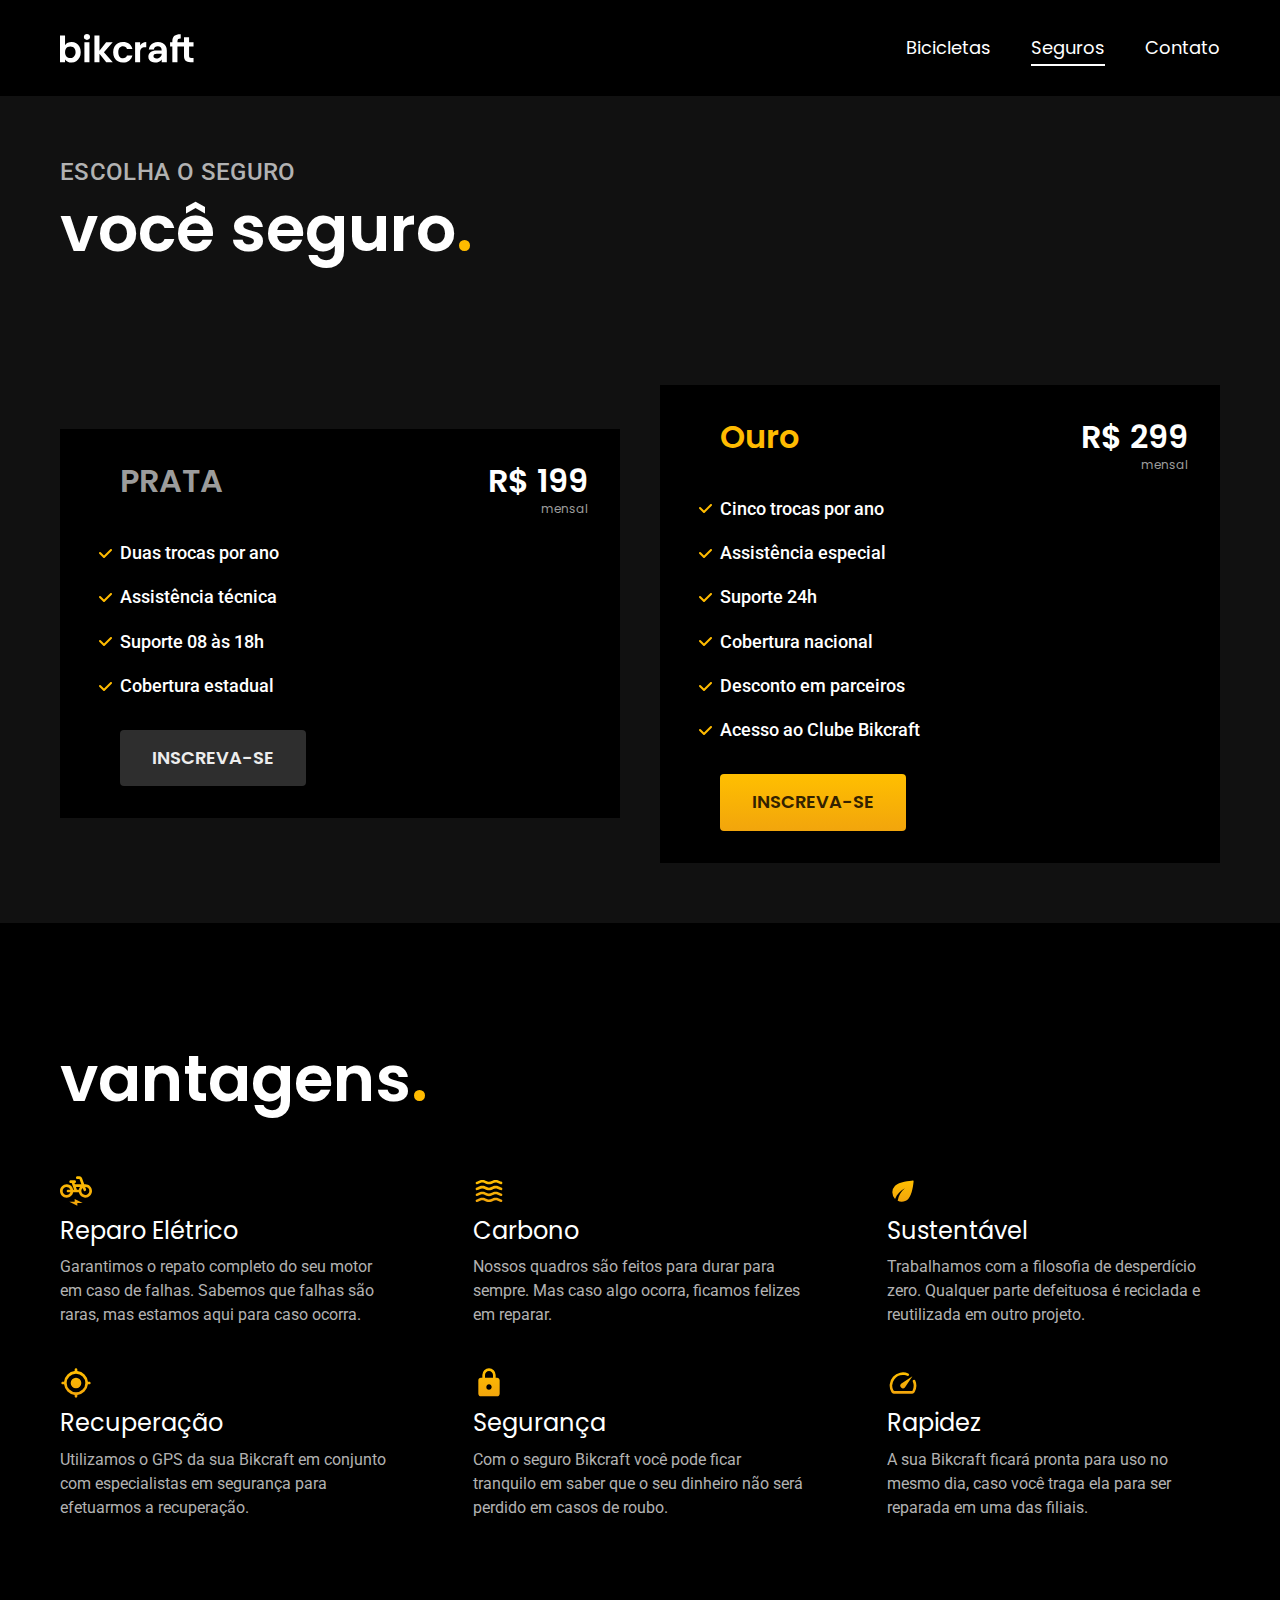
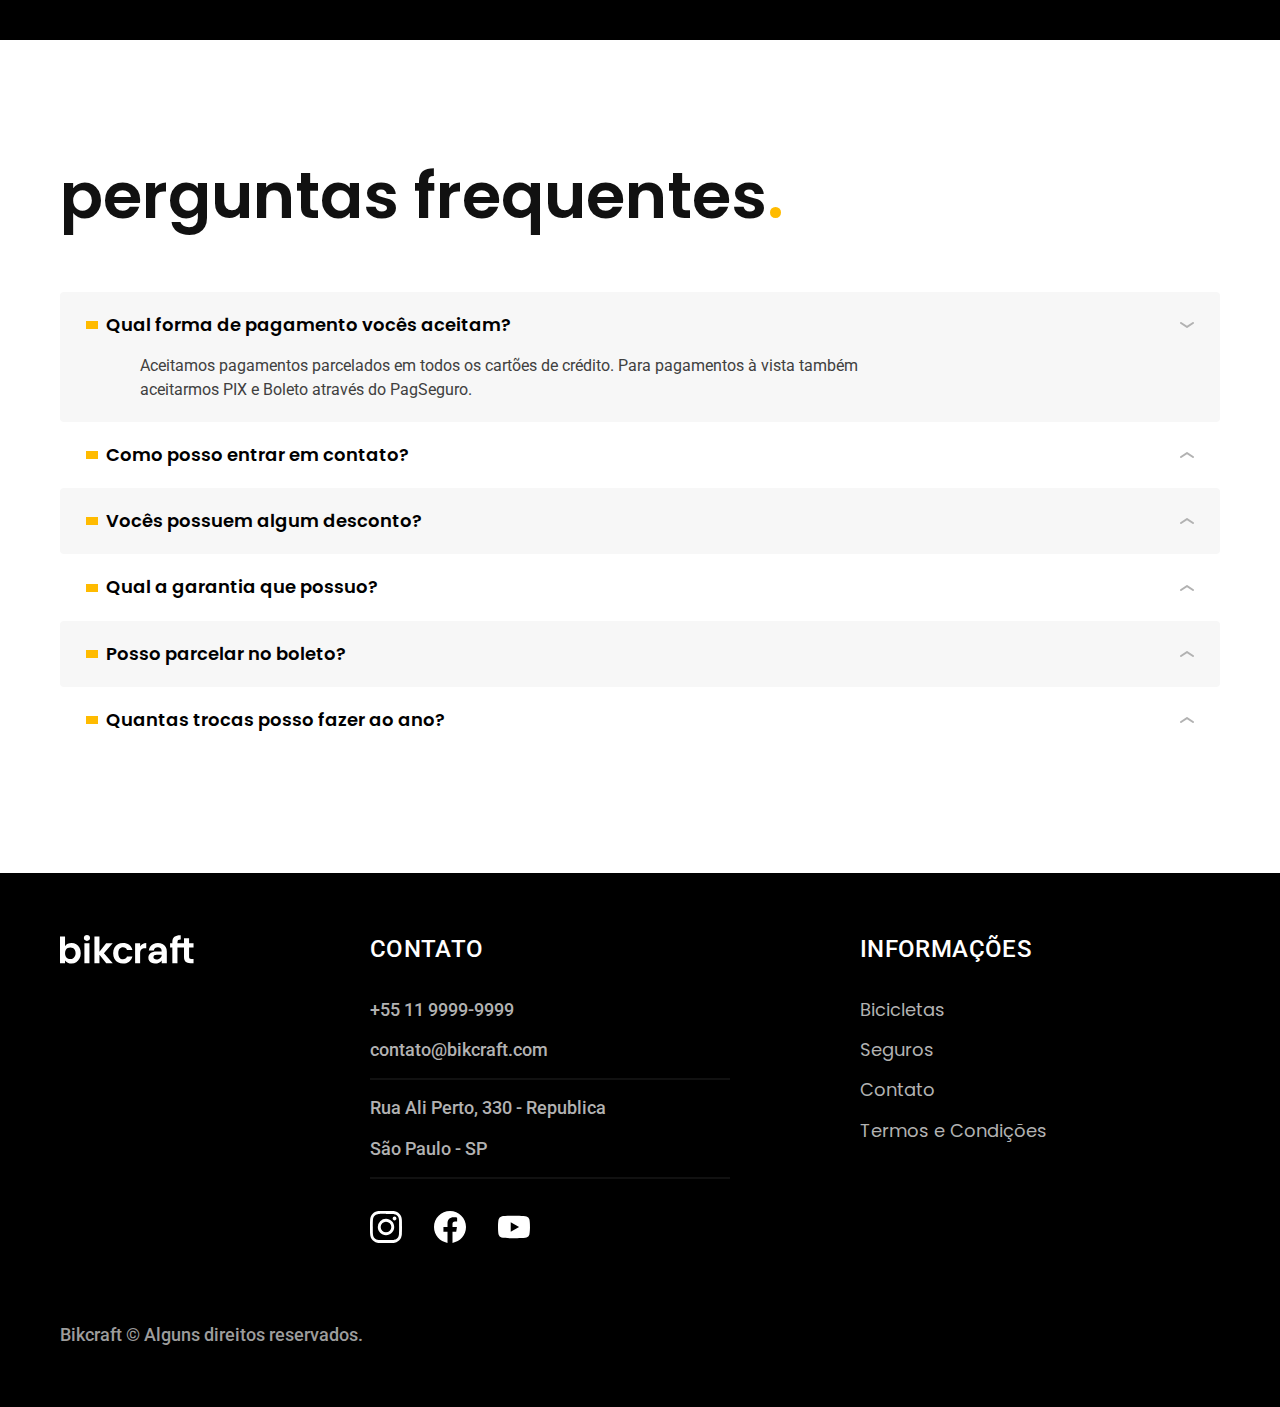
<file: seguros.html>
<!DOCTYPE html>
<html lang="pt-br">

  <head>
    <meta charset="UTF-8">
    <meta name="viewport" content="width=device-width, initial-scale=1.0">

      <title>Seguros | Bikcraft</title>
    <meta name="description" content="Seguros">

    <link rel="icon" href="./favicon.svg" type="image/svg+xml">
    <link rel="preload" href="./css/style.css" as="style">
    <link href="./css/style.css" rel="stylesheet">
      <link rel="preconnect" href="https://fonts.googleapis.com">
      <link rel="preconnect" href="https://fonts.gstatic.com" crossorigin>
      <link href="https://fonts.googleapis.com/css2?family=Merriweather:ital,wght@1,900&family=Poppins:wght@400;600&family=Roboto:wght@400;500&display=swap" rel="stylesheet">
  <script>document.documentElement.classList.add('js');</script>
</head>

  <body id="seguros">
    <header class="header-bg">
      <div class="header container">
        <a href="./"><img src="./img/bikcraft.svg" alt="Bikcraft">
        </a>
        
          <nav aria-label="primaria">
            <ul class="header-menu font-1-m cor-0">
              <li><a href="./bicicletas.html">Bicicletas</a></li>
              <li><a href="./seguros.html">Seguros</a></li>
              <li><a href="./contato.html">Contato</a></li>
          </ul>
          </nav>
    </div>
    </header>

    <main class="seguros-bg">
        <div class="titulo-bg">
          <div class="titulo container">
            <p class="font-2-l-b cor-5">Escolha o seguro</p>
            <h1 class="font-1-xxl cor-0">você seguro<span class="cor-p1">.</span></h1>
          </div>
        </div>

          <div class="seguros container">
            <div class="seguros-item fadeInLeft"data-anime="200">
              <h3 class="font-1-xl cor-6">PRATA</h3>
              <span class="font-1-xl cor-0">R$ 199 <span class="font-1-xs cor-6">mensal</span></span>
              <ul class="font-2-m cor-0">
                <li>Duas trocas por ano</li>
                <li>Assistência técnica</li>
                <li>Suporte 08 às 18h</li>
                <li>Cobertura estadual</li>
                </li>
              </ul>
              <a class="botao secundario" href="./orcamento.html?tipo=seguro&produto=prata">Inscreva-se</a>
            </div>
            <div class="seguros-item fadeInRigth" data-anime="400">
              <h3 class="font-1-xl cor-p1">Ouro</h3>
              <span class="font-1-xl cor-0">R$ 299 <span class="font-1-xs cor-6">mensal</span></span>
              <ul class="font-2-m cor-0">
                  <li>Cinco trocas por ano</li>
                  <li>Assistência especial</li>
                  <li>Suporte 24h</li>
                  <li>Cobertura nacional</li>
                  <li>Desconto em parceiros</li>
                  <li>Acesso ao Clube Bikcraft</li>
              </ul>
              <a class="botao" href="./orcamento.html?tipo=seguro&produto=ouro">Inscreva-se</a>
            </div>
          </div>
    </main>

    <article class="vantagens-bg">
          <div class="vantagens container">
              <h2 class="font-1-xxl cor-0">vantagens<span class="cor-p1">.</span></h2>
              <ul>
                <li>
                  <img src="./img/icones/eletrica.svg" alt="">
                  <h3 class="font-1-l cor-0">Reparo Elétrico</h3>
                  <p class="font-2-s cor-5">Garantimos o repato completo do seu motor em caso de falhas. Sabemos que falhas são raras, mas estamos aqui para caso ocorra.</p>
                </li>
                <li>
                  <img src="./img/icones/carbono.svg" alt="">
                  <h3 class="font-1-l cor-0">Carbono</h3>
                  <p class="font-2-s cor-5">Nossos quadros são feitos para durar para sempre. Mas caso algo ocorra, ficamos felizes em reparar.</p>
                </li>
                <li>
                  <img src="./img/icones/sustentavel.svg" alt="">
                  <h3 class="font-1-l cor-0">Sustentável</h3>
                  <p class="font-2-s cor-5">Trabalhamos com a filosofia de desperdício zero. Qualquer parte defeituosa é reciclada e reutilizada em outro projeto.</p>
                </li>
                <li>
                  <img src="./img/icones/rastreador.svg" alt="">
                  <h3 class="font-1-l cor-0">Recuperação</h3>
                  <p class="font-2-s cor-5">Utilizamos o GPS da sua Bikcraft em conjunto com especialistas em segurança para efetuarmos a recuperação.</p>
                </li>
                <li>
                  <img src="./img/icones/seguro.svg" alt="">
                  <h3 class="font-1-l cor-0">Segurança</h3>
                  <p class="font-2-s cor-5">Com o seguro Bikcraft você pode ficar tranquilo em saber que o seu dinheiro não será perdido em casos de roubo.</p>
                </li>
                <li>
                  <img src="./img/icones/velocidade.svg" alt="">
                  <h3 class="font-1-l cor-0">Rapidez</h3>
                  <p class="font-2-s cor-5">A sua Bikcraft ficará pronta para uso no mesmo dia, caso você traga ela para ser reparada em uma das filiais.</p>
                </li>
              </ul>
          </div>
    </article>

    <article class="perguntas container">
      <h2 class="font-1-xxl">perguntas frequentes<span class="cor-p1">.</span></h2>

      <dl>
          <div>
              <dt><button class="font-1-m-b" aria-controls="pergunta1" aria-expanded="true"> Qual forma de pagamento vocês aceitam?</button></dt>
              <dd id="pergunta1" class="font-2-s cor-9 ativa">Aceitamos pagamentos parcelados em todos os cartões de crédito. Para pagamentos à vista também aceitarmos PIX e Boleto através do PagSeguro.</dd>
          </div>
          <div>
            <dt><button class="font-1-m-b" aria-controls="pergunta2" aria-expanded="false"> Como posso entrar em contato?</button></dt>
            <dd id="pergunta2" class="font-2-s cor-9">Você pode entrar em contato enviando um e-mail para contato@bikcraft.com ou ligando para +55 11 9999-9999.</dd>
        </div>
        <div>
          <dt><button class="font-1-m-b" aria-controls="pergunta3" aria-expanded="false">Vocês possuem algum desconto?</button></dt>
          <dd id="pergunta3" class="font-2-s cor-9">Sim, oferecemos um desconto de 10% para pagamentos à vista feitos via PIX.</dd>
      </div>
      <div>
        <dt><button class="font-1-m-b" aria-controls="pergunta4" aria-expanded="false">Qual a garantia que possuo?</button></dt>
        <dd id="pergunta4" class="font-2-s cor-9">Você tem a garantia de 3 meses fornecida pela nossa loja, além de uma garantia estendida de 1 ano oferecida pelo fabricante</dd>
    </div>
    <div>
      <dt><button class="font-1-m-b" aria-controls="pergunta5" aria-expanded="false">Posso parcelar no boleto?</button></dt>
      <dd id="pergunta5" class="font-2-s cor-9">Sim, você pode parcelar sua compra utilizando o boleto bancário.</dd>
  </div>
  <div>
    <dt><button class="font-1-m-b" aria-controls="pergunta6" aria-expanded="false">Quantas trocas posso fazer ao ano?</button></dt>
    <dd id="pergunta6" class="font-2-s cor-9">Para a categoria Prata, você tem direito a duas trocas por ano. Já para a categoria Ouro, você possui cinco trocas anuais.</dd>
</div>
      </dl>
    </article>

  <footer class="footer-bg">
    <div class="footer container">
      <img src="./img/bikcraft.svg" alt="Bikcraft">
      <div class="footer-contato">
        <h3 class="font-2-l-b cor-0">Contato</h3>
        <ul class="font-2-m cor-5">
            <li><a href="tel:+5511999999999">+55 11 9999-9999</a></li>
            <li><a href="mailto:contato@bikcraft.com">contato@bikcraft.com</a></li>
            <li>Rua Ali Perto, 330 - Republica</li>
            <li>São Paulo - SP</li>
        </ul>
        <div class="footer-redes">
          <a href="./">
            <img src="./img/redes/instagram.svg" alt="Instagram">
          </a>
          <a href="./">
            <img src="./img/redes/facebook.svg" alt="Facebook">
          </a>
          <a href="./">
            <img src="./img/redes/youtube.svg" alt="Youtube">
          </a>
        </div>
      </div>
      <div class="footer-informacoes">
          <h3 class="font-2-l-b cor-0">Informações</h3>
          <nav>
            <ul class="font-1-m cor-5">
              <li><a href="./bicicletas.html">Bicicletas</a></li>
              <li><a href="./seguros.html">Seguros</a></li>
              <li><a href="./contato.html">Contato</a></li>
              <li><a href="./termos.html">Termos e Condições</a></li>
            </ul>
          </nav>
      </div>
      <p class="footer-copy font-2-m cor-6">Bikcraft © Alguns direitos reservados.</p>
    </div>

  </footer>
      <script src="./js/plugins/simple-anime.js"></script>
      <script src="./js/script.js"></script>
  </body>
</file>
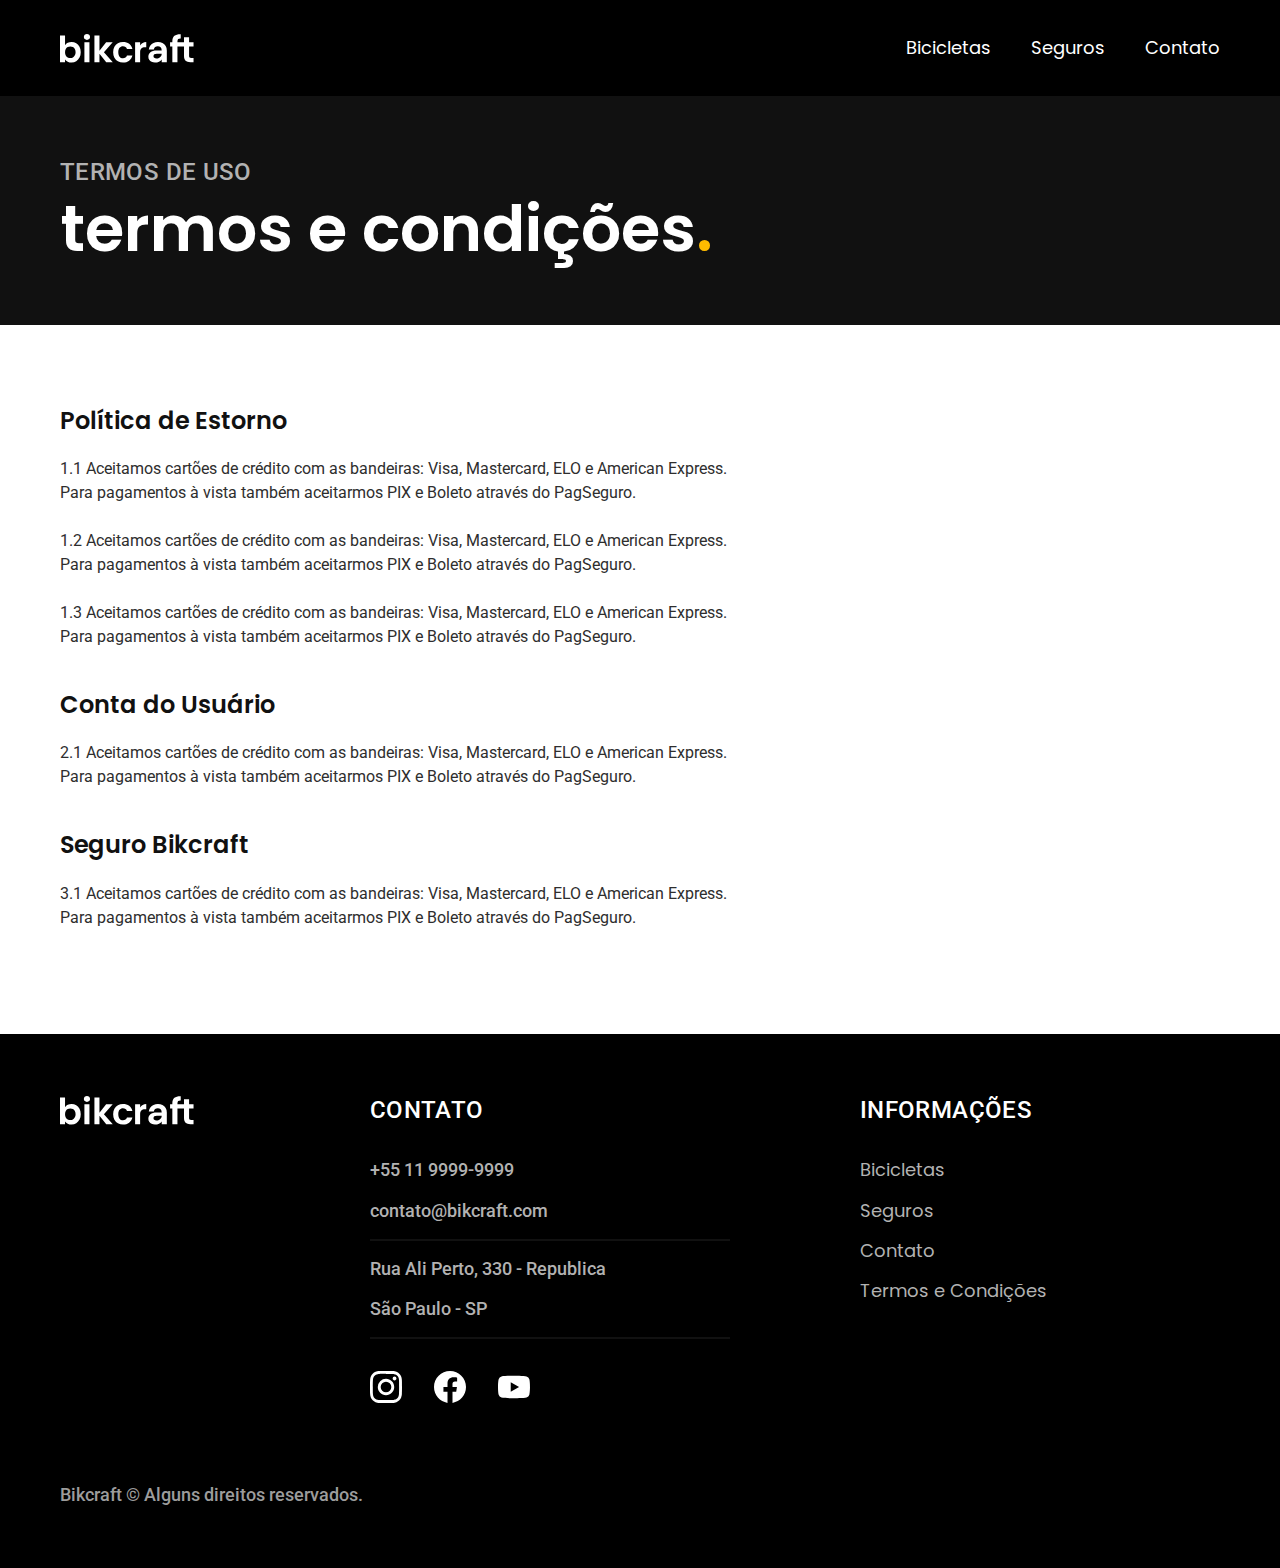
<file: termos.html>
<!DOCTYPE html>
<html lang="pt-br">

  <head>
    <meta charset="UTF-8">
    <meta name="viewport" content="width=device-width, initial-scale=1.0">

      <title>Termos e Condições | Bikcraft</title>
    <meta name="description" content="Termos e Condições">

    <link rel="icon" href="./favicon.svg" type="image/svg+xml">
    <link rel="preload" href="./css/style.css" as="style">
    <link href="./css/style.css" rel="stylesheet">
      <link rel="preconnect" href="https://fonts.googleapis.com">
      <link rel="preconnect" href="https://fonts.gstatic.com" crossorigin>
      <link href="https://fonts.googleapis.com/css2?family=Merriweather:ital,wght@1,900&family=Poppins:wght@400;600&family=Roboto:wght@400;500&display=swap" rel="stylesheet">
  <script>document.documentElement.classList.add('js');</script>
</head>

  <body id="termos">
    <header class="header-bg">
      <div class="header container">
        <a href="./"><img src="./img/bikcraft.svg" alt="Bikcraft">
        </a>
        
          <nav aria-label="primaria">
            <ul class="header-menu font-1-m cor-0">
              <li><a href="./bicicletas.html">Bicicletas</a></li>
              <li><a href="./seguros.html">Seguros</a></li>
              <li><a href="./contato.html">Contato</a></li>
          </ul>
          </nav>
    </div>
    </header>

    <main>
        <div class="titulo-bg">
          <div class="titulo container">
            <p class="font-2-l-b cor-5">Termos de uso</p>
            <h1 class="font-1-xxl cor-0">termos e condições<span class="cor-p1">.</span></h1>
          </div>
        </div>

        <div class="termos font-2-s cor-10 container">
          <h2 class="font-1-l cor-11">Política de Estorno</h2>
          <p>1.1 Aceitamos cartões de crédito com as bandeiras: Visa, Mastercard, ELO e American Express. Para pagamentos à vista também aceitarmos PIX e Boleto através do PagSeguro.</p>
          <p>1.2 Aceitamos cartões de crédito com as bandeiras: Visa, Mastercard, ELO e American Express. Para pagamentos à vista também aceitarmos PIX e Boleto através do PagSeguro.</p>
          <p>1.3 Aceitamos cartões de crédito com as bandeiras: Visa, Mastercard, ELO e American Express. Para pagamentos à vista também aceitarmos PIX e Boleto através do PagSeguro.</p>
          <h2 class="font-1-l cor-11">Conta do Usuário</h2>
          <p>2.1 Aceitamos cartões de crédito com as bandeiras: Visa, Mastercard, ELO e American Express. Para pagamentos à vista também aceitarmos PIX e Boleto através do PagSeguro.</p>
          <h2 class="font-1-l cor-11">Seguro Bikcraft</h2>
          <p>3.1 Aceitamos cartões de crédito com as bandeiras: Visa, Mastercard, ELO e American Express. Para pagamentos à vista também aceitarmos PIX e Boleto através do PagSeguro.</p>
        </div>
    </main>


  <footer class="footer-bg">
    <div class="footer container">
      <img src="./img/bikcraft.svg" alt="Bikcraft">
      <div class="footer-contato">
        <h3 class="font-2-l-b cor-0">Contato</h3>
        <ul class="font-2-m cor-5">
            <li><a href="tel:+5511999999999">+55 11 9999-9999</a></li>
            <li><a href="mailto:contato@bikcraft.com">contato@bikcraft.com</a></li>
            <li>Rua Ali Perto, 330 - Republica</li>
            <li>São Paulo - SP</li>
        </ul>
        <div class="footer-redes">
          <a href="./">
            <img src="./img/redes/instagram.svg" alt="Instagram">
          </a>
          <a href="./">
            <img src="./img/redes/facebook.svg" alt="Facebook">
          </a>
          <a href="./">
            <img src="./img/redes/youtube.svg" alt="Youtube">
          </a>
        </div>
      </div>
      <div class="footer-informacoes">
          <h3 class="font-2-l-b cor-0">Informações</h3>
          <nav>
            <ul class="font-1-m cor-5">
              <li><a href="./bicicletas.html">Bicicletas</a></li>
              <li><a href="./seguros.html">Seguros</a></li>
              <li><a href="./contato.html">Contato</a></li>
              <li><a href="./termos.html">Termos e Condições</a></li>
            </ul>
          </nav>
      </div>
      <p class="footer-copy font-2-m cor-6">Bikcraft © Alguns direitos reservados.</p>
    </div>

  </footer>
      <script src="./js/script.js"></script>
  </body>
</file>
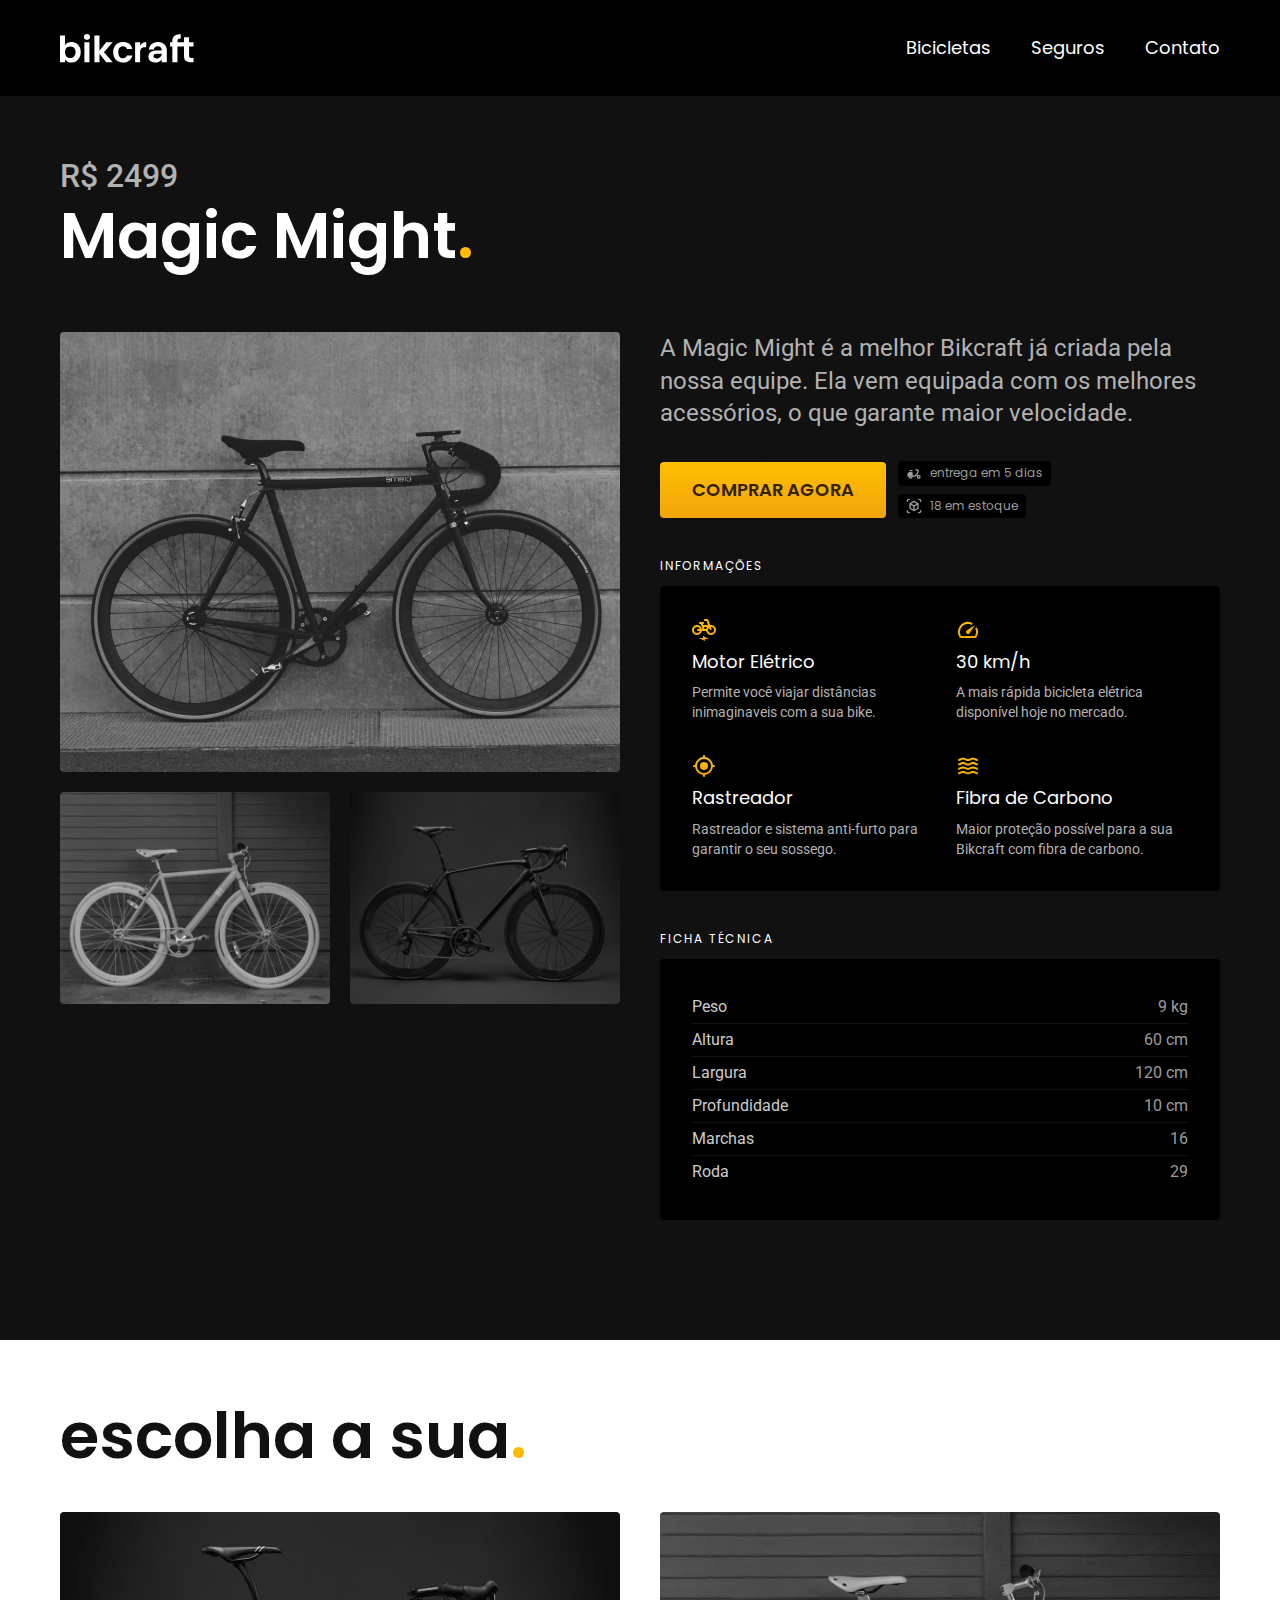
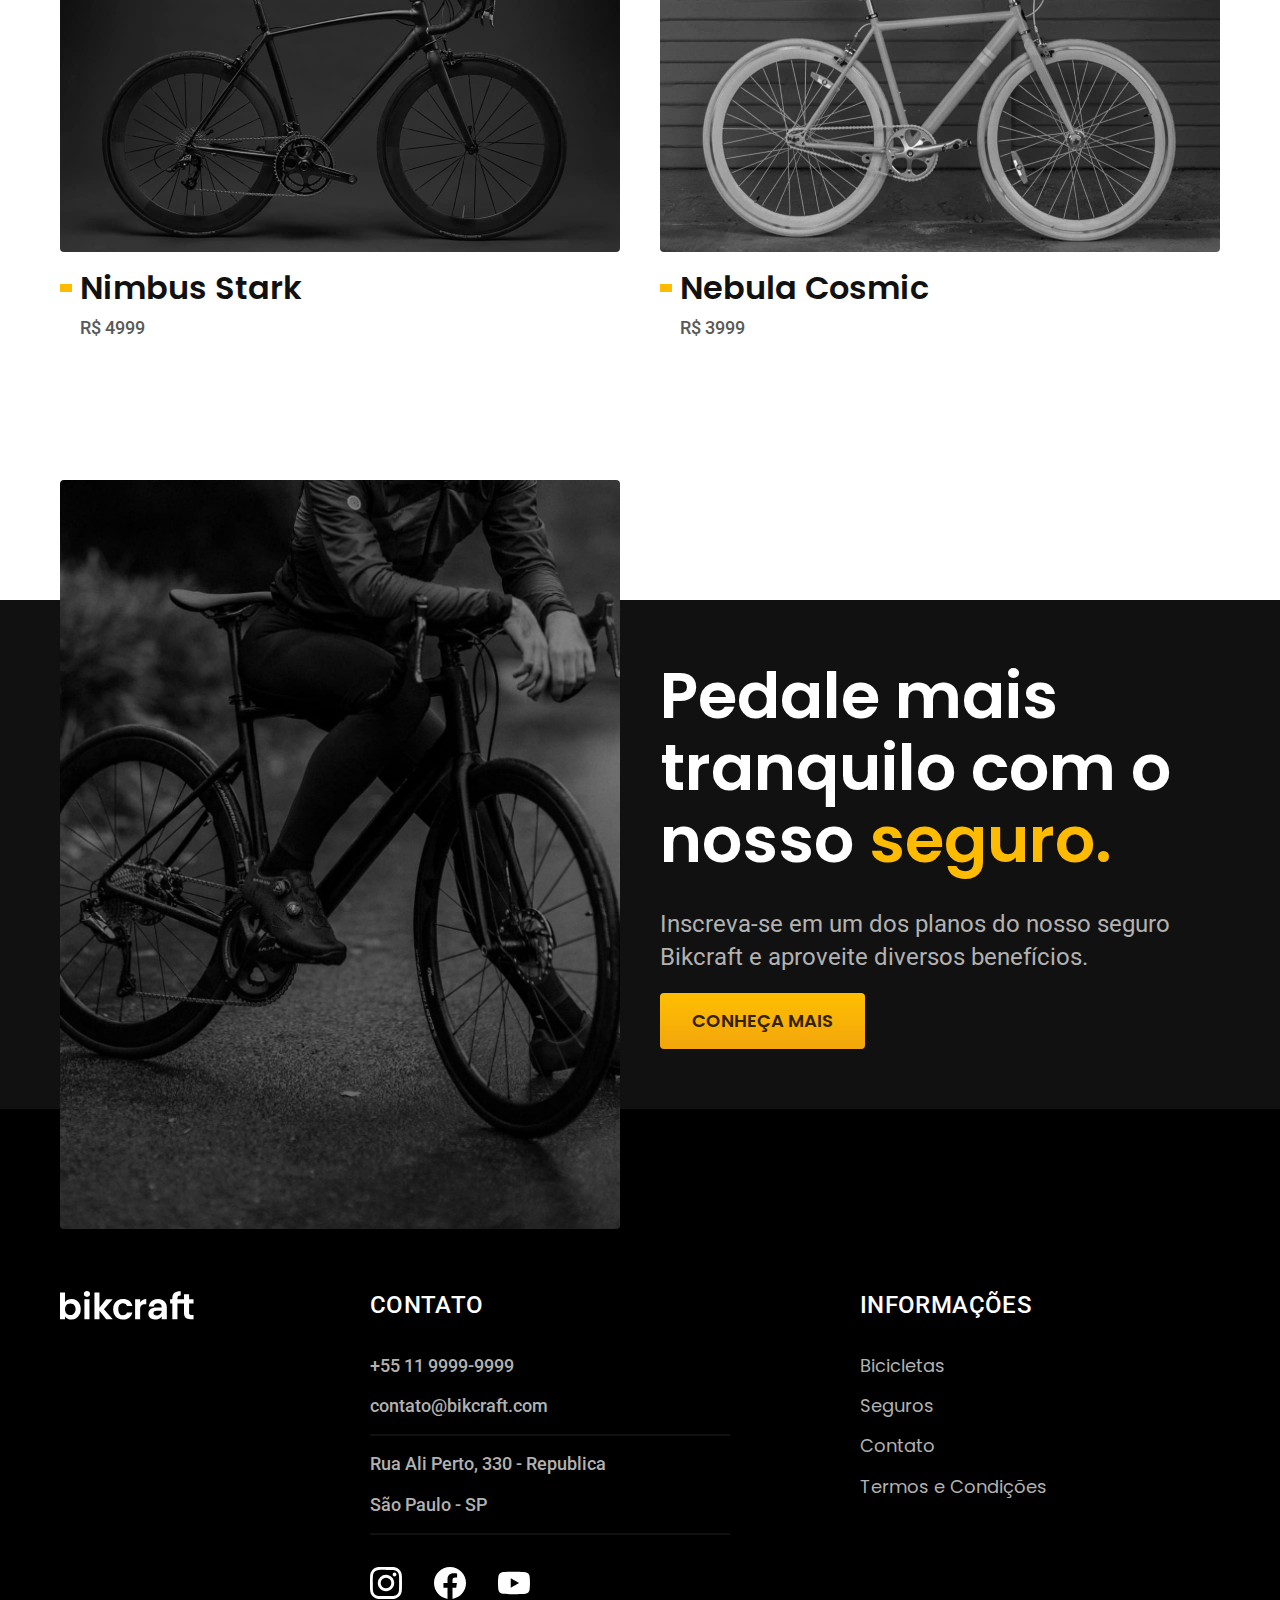
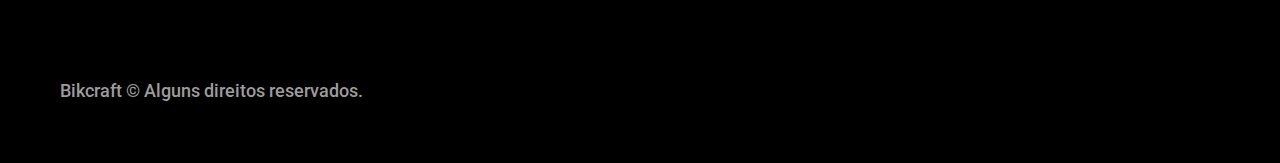
<file: bicicletas/magic.html>
<!DOCTYPE html>
<html lang="pt-br">

  <head>
    <meta charset="UTF-8">
    <meta name="viewport" content="width=device-width, initial-scale=1.0">

      <title>Magic | Bikcraft</title>
    <meta name="description" content="Magic">
      <link rel="icon" href="../favicon.svg" type="image/svg+xml">
      <link rel="preload" href="../css/style.css" as="style">
      <link rel="stylesheet" href="../css/style.css">
      <link rel="preconnect" href="https://fonts.googleapis.com">
      <link rel="preconnect" href="https://fonts.gstatic.com" crossorigin>
      <link href="https://fonts.googleapis.com/css2?family=Merriweather:ital,wght@1,900&family=Poppins:wght@400;600&family=Roboto:wght@400;500&display=swap" rel="stylesheet">
  <script>document.documentElement.classList.add('js');</script>
</head>

  <body id="bicicleta">
    <header class="header-bg">
      <div class="header container">
        <a href="../"><img src="../img/bikcraft.svg" alt="Bikcraft">
        </a>
        
          <nav aria-label="primaria">
            <ul class="header-menu font-1-m cor-0">
              <li><a href="../bicicletas.html">Bicicletas</a></li>
              <li><a href="../seguros.html">Seguros</a></li>
              <li><a href="../contato.html">Contato</a></li>
          </ul>
          </nav>
    </div>
    </header>

    <main class="titulo-bg">
      <div>
        <div class="titulo container">
          <p class="font-2-xl cor-5">R$ 2499</p>
          <h1 class="font-1-xxl cor-0">Magic Might<span class="cor-p1">.</span></h1>
        </div>
      </div>

      <div class="bicicleta container">
          <div class="bicicleta-imagens">
            <img src="../img/bicicleta/nimbus2.jpg" alt="Bicicleta 2">
            <img src="../img/bicicleta/nimbus3.jpg" alt="Bicicleta 3">
            <img src="../img/bicicleta/nimbus1.jpg" alt="Bicicleta 1">
          </div>
          <div class="bicicleta-conteudo">
            <p class="font-2-l cor-5">A Magic Might é a melhor Bikcraft já criada pela nossa equipe. Ela vem equipada com os melhores acessórios, o que garante maior velocidade.</p>
            <div class="bicicleta-comprar">
              <a class="botao" href="../orcamento.html?tipo=bikcraft&produto=magic">Comprar Agora</a>
              <span class="font-1-xs cor-6"><img src="../img/icones/entrega.svg" alt="">entrega em 5 dias</span>
              <span class="font-1-xs cor-6"><img src="../img/icones/estoque.svg" alt="">18 em estoque</span>
            </div>
          
          <h2 class="font-1-xs cor-0">Informações</h2>
          <ul class="bicicleta-informacoes">
          <li>
            <img src="../img/icones/eletrica.svg" alt="">
            <h3 class="font-1-m cor-0">Motor Elétrico</h3>
            <p class="font-2-xs cor-5">Permite você viajar distâncias inimaginaveis com a sua bike.</p>
          </li>
          <li>
            <img src="../img/icones/velocidade.svg" alt="">
            <h3 class="font-1-m cor-0">30 km/h</h3>
            <p class="font-2-xs cor-5">A mais rápida bicicleta elétrica disponível hoje no mercado.</p>
          </li>
          <li>
            <img src="../img/icones/rastreador.svg" alt="">
            <h3 class="font-1-m cor-0">Rastreador</h3>
            <p class="font-2-xs cor-5">Rastreador e sistema anti-furto para garantir o seu sossego.</p>
          </li>
          <li>
            <img src="../img/icones/carbono.svg" alt="">
            <h3 class="font-1-m cor-0">Fibra de Carbono</h3>
            <p class="font-2-xs cor-5">Maior proteção possível para a sua Bikcraft com fibra de carbono.</p>
          </li></ul>
          <h2 class="font-1-xs cor-0">Ficha Técnica</h2>
          <ul class="bicicleta-ficha font-2-s cor-4">
            <li>Peso <span>9 kg</span></li>
            <li>Altura <span>60 cm</span></li>
            <li>Largura <span>120 cm</span></li>
            <li>Profundidade <span>10 cm</span></li>
            <li>Marchas <span>16</span></li>
            <li>Roda <span>29</span></li>
          </ul>
      </div>    
      </div>
    </main>

    <article class="bicicletas-lista container">
      <h2 class="font-1-xxl">escolha a sua<span class="cor-p1">.</span></h2>

      <ul>
        <li>
          <a href="./nimbus.html">
            <img src="../img/bicicletas/nimbus.jpg" alt="Bicicleta preta">
            <h3 class="font-1-xl">Nimbus Stark</h3>
            <span class="font-2-m cor-8">R$ 4999</span>
          </a>
        </li>
        <li>
          <a href="./nebula.html">
            <img src="../img/bicicletas/nebula.jpg" alt="Bicicleta preta">
            <h3 class="font-1-xl">Nebula Cosmic</h3>
            <span class="font-2-m cor-8">R$ 3999</span>
          </a>
        </li>
      </ul>
    </article>

    <article class="seguro-bg">
      <div class="seguro container">
        <div class="seguro-imagem">
          <img src="../img/fotos/seguros.jpg" alt="pessoa parada em cima de uma bicicleta">
        </div>
        <div class="seguro-conteudo">
          <h2 class="font-1-xxl cor-0">Pedale mais tranquilo com o nosso <span class="cor-p1">seguro.</span></h2>
          <p class="font-2-l cor-5">Inscreva-se em um dos planos do nosso seguro Bikcraft e aproveite diversos benefícios.</p>
          <a class="botao" href="../seguros.html">Conheça mais</a>
        </div>
      </div>
    </article>

  <footer class="footer-bg">
    <div class="footer container">
      <img src="../img/bikcraft.svg" alt="Bikcraft">
      <div class="footer-contato">
        <h3 class="font-2-l-b cor-0">Contato</h3>
        <ul class="font-2-m cor-5">
            <li><a href="tel:+5511999999999">+55 11 9999-9999</a></li>
            <li><a href="mailto:contato@bikcraft.com">contato@bikcraft.com</a></li>
            <li>Rua Ali Perto, 330 - Republica</li>
            <li>São Paulo - SP</li>
        </ul>
        <div class="footer-redes">
          <a href="../">
            <img src="../img/redes/instagram.svg" alt="Instagram">
          </a>
          <a href="../">
            <img src="../img/redes/facebook.svg" alt="Facebook">
          </a>
          <a href="../">
            <img src="../img/redes/youtube.svg" alt="Youtube">
          </a>
        </div>
      </div>
      <div class="footer-informacoes">
          <h3 class="font-2-l-b cor-0">Informações</h3>
          <nav>
            <ul class="font-1-m cor-5">
              <li><a href="../bicicletas.html">Bicicletas</a></li>
              <li><a href="../seguros.html">Seguros</a></li>
              <li><a href="../contato.html">Contato</a></li>
              <li><a href="../termos.html">Termos e Condições</a></li>
            </ul>
          </nav>
      </div>
      <p class="footer-copy font-2-m cor-6">Bikcraft © Alguns direitos reservados.</p>
    </div>

  </footer>

      <script src="../js/script.js"></script>
  </body>
</file>
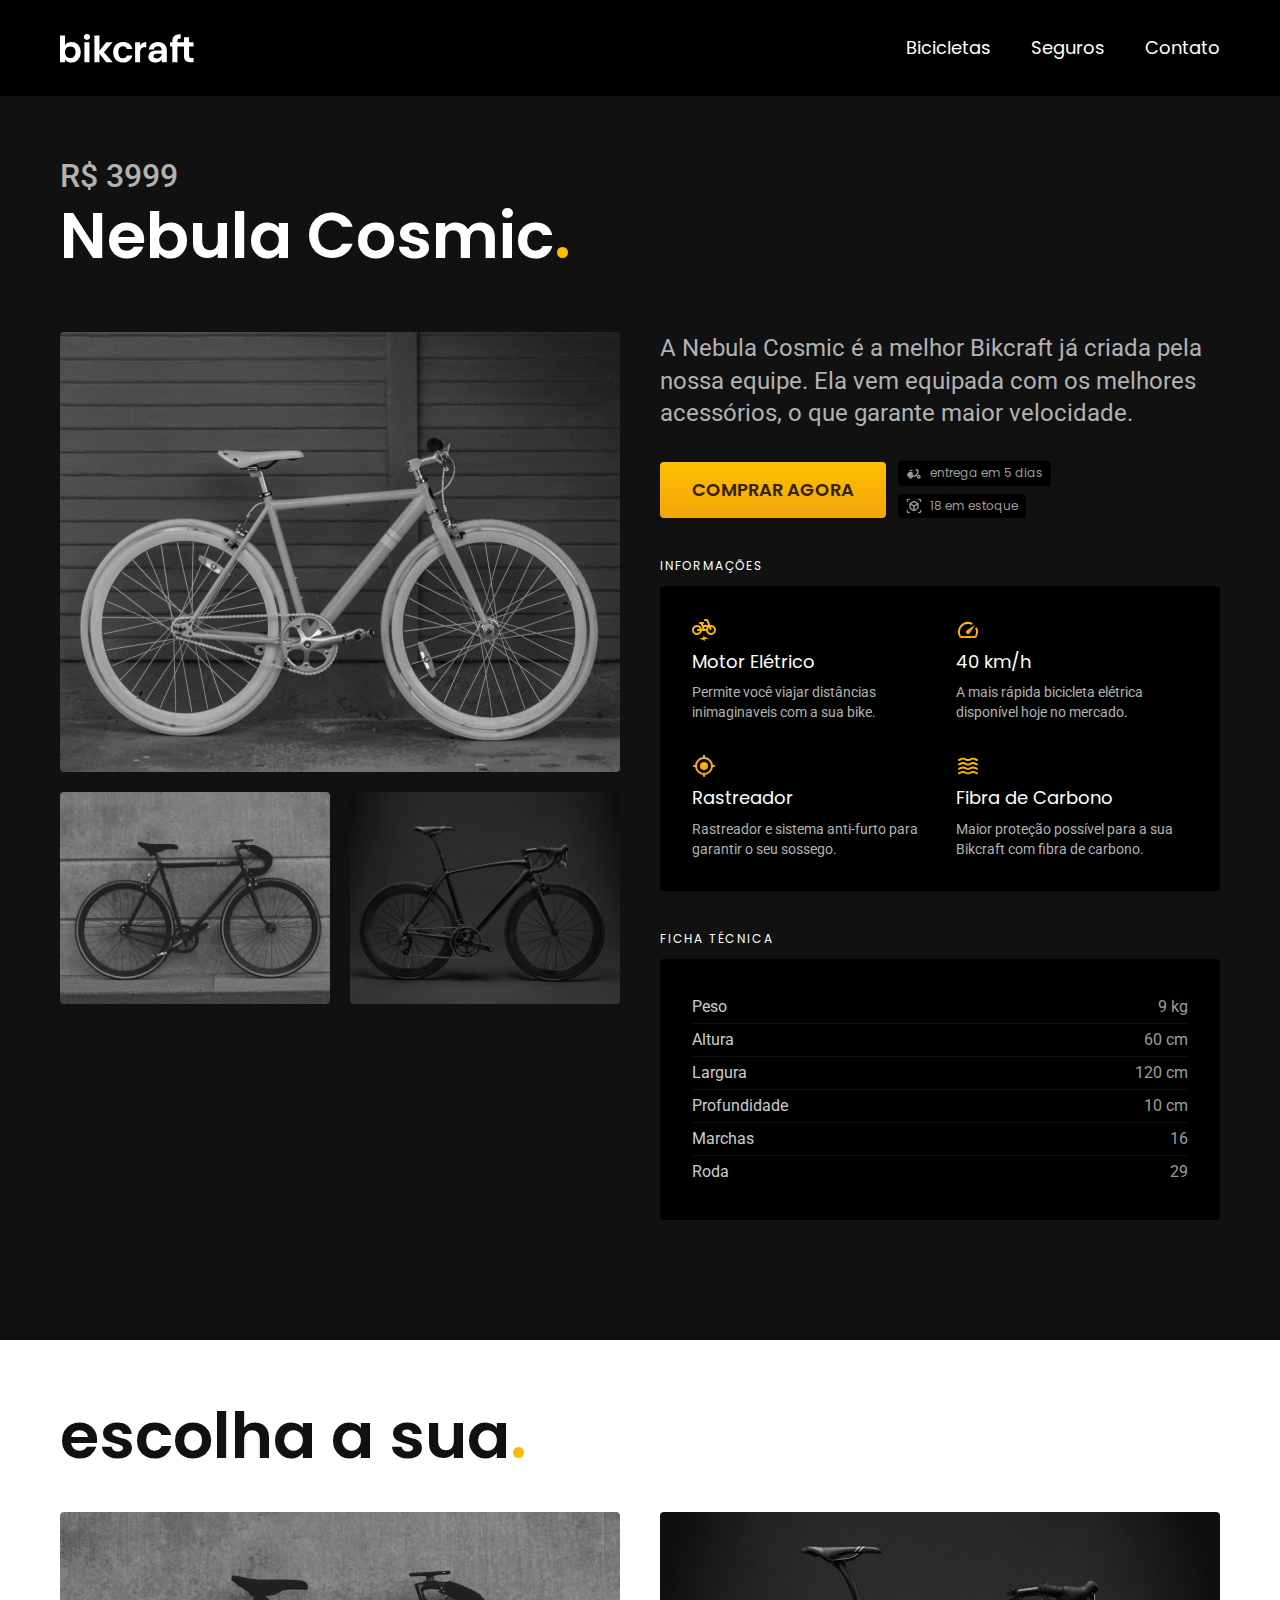
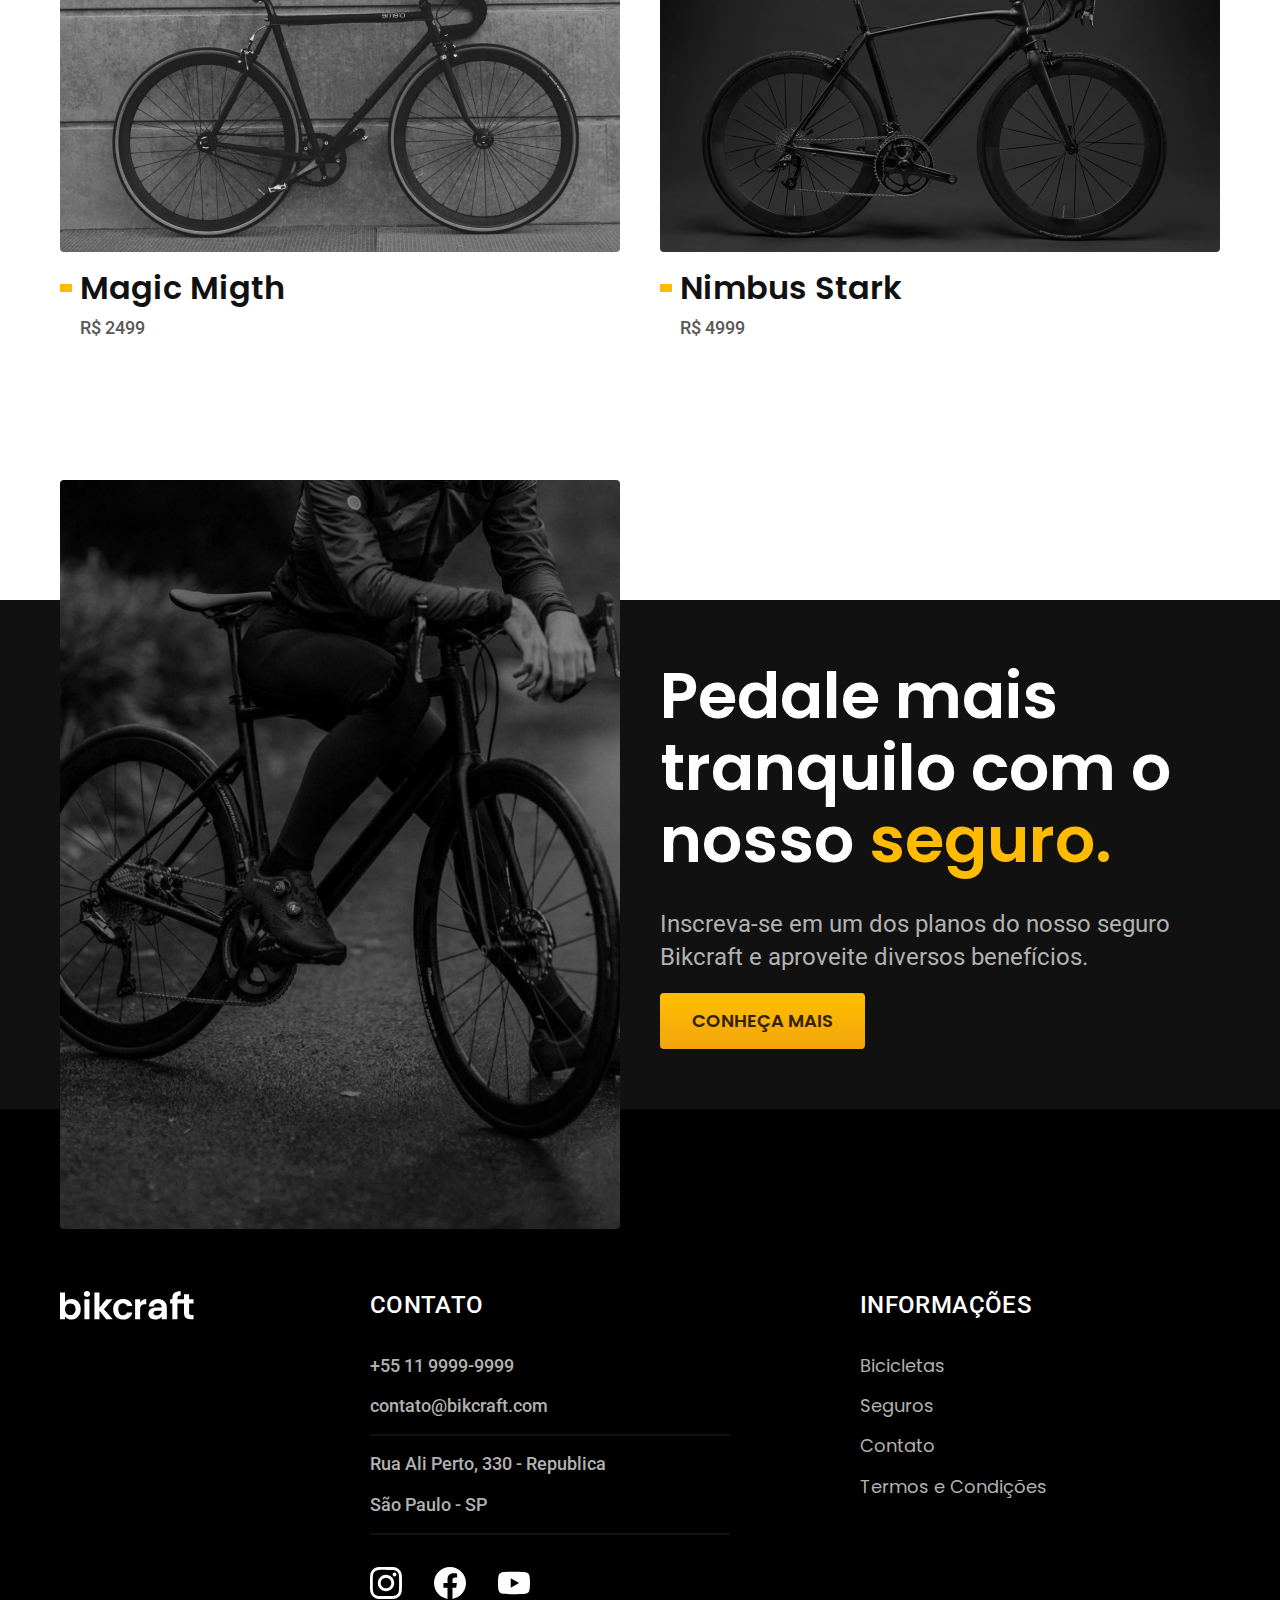
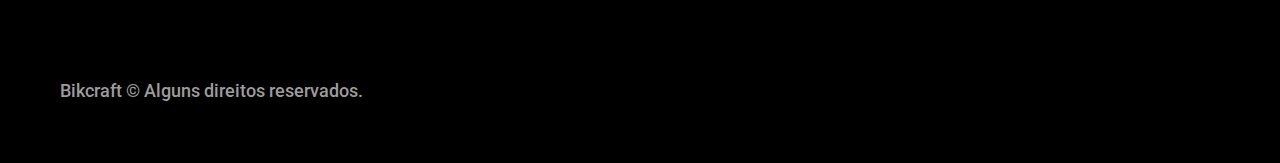
<file: bicicletas/nebula.html>
<!DOCTYPE html>
<html lang="pt-br">

  <head>
    <meta charset="UTF-8">
    <meta name="viewport" content="width=device-width, initial-scale=1.0">

      <title>Nebula | Bikcraft</title>
    <meta name="description" content="Nebula">
    
    <link rel="icon" href="../favicon.svg" type="image/svg+xml">
    <link rel="preload" href="../css/style.css" as="style">
    <link rel="stylesheet" href="../css/style.css">
      <link rel="preconnect" href="https://fonts.googleapis.com">
      <link rel="preconnect" href="https://fonts.gstatic.com" crossorigin>
      <link href="https://fonts.googleapis.com/css2?family=Merriweather:ital,wght@1,900&family=Poppins:wght@400;600&family=Roboto:wght@400;500&display=swap" rel="stylesheet">
  <script>document.documentElement.classList.add('js');</script>
</head>

  <body id="bicicleta">
    <header class="header-bg">
      <div class="header container">
        <a href="../"><img src="../img/bikcraft.svg" alt="Bikcraft">
        </a>
        
          <nav aria-label="primaria">
            <ul class="header-menu font-1-m cor-0">
              <li><a href="../bicicletas.html">Bicicletas</a></li>
              <li><a href="../seguros.html">Seguros</a></li>
              <li><a href="../contato.html">Contato</a></li>
          </ul>
          </nav>
    </div>
    </header>

    <main class="titulo-bg">
      <div>
        <div class="titulo container">
          <p class="font-2-xl cor-5">R$ 3999</p>
          <h1 class="font-1-xxl cor-0">Nebula Cosmic<span class="cor-p1">.</span></h1>
        </div>
      </div>

      <div class="bicicleta container">
          <div class="bicicleta-imagens">
            <img src="../img/bicicleta/nimbus3.jpg" alt="Bicicleta 3">
            <img src="../img/bicicleta/nimbus2.jpg" alt="Bicicleta 2">
            <img src="../img/bicicleta/nimbus1.jpg" alt="Bicicleta 1">
          </div>
          <div class="bicicleta-conteudo">
            <p class="font-2-l cor-5">A Nebula Cosmic é a melhor Bikcraft já criada pela nossa equipe. Ela vem equipada com os melhores acessórios, o que garante maior velocidade.</p>
            <div class="bicicleta-comprar">
              <a class="botao" href="../orcamento.html?tipo=bikcraft&produto=nebula">Comprar Agora</a>
              <span class="font-1-xs cor-6"><img src="../img/icones/entrega.svg" alt="">entrega em 5 dias</span>
              <span class="font-1-xs cor-6"><img src="../img/icones/estoque.svg" alt="">18 em estoque</span>
            </div>
          
          <h2 class="font-1-xs cor-0">Informações</h2>
          <ul class="bicicleta-informacoes">
          <li>
            <img src="../img/icones/eletrica.svg" alt="">
            <h3 class="font-1-m cor-0">Motor Elétrico</h3>
            <p class="font-2-xs cor-5">Permite você viajar distâncias inimaginaveis com a sua bike.</p>
          </li>
          <li>
            <img src="../img/icones/velocidade.svg" alt="">
            <h3 class="font-1-m cor-0">40 km/h</h3>
            <p class="font-2-xs cor-5">A mais rápida bicicleta elétrica disponível hoje no mercado.</p>
          </li>
          <li>
            <img src="../img/icones/rastreador.svg" alt="">
            <h3 class="font-1-m cor-0">Rastreador</h3>
            <p class="font-2-xs cor-5">Rastreador e sistema anti-furto para garantir o seu sossego.</p>
          </li>
          <li>
            <img src="../img/icones/carbono.svg" alt="">
            <h3 class="font-1-m cor-0">Fibra de Carbono</h3>
            <p class="font-2-xs cor-5">Maior proteção possível para a sua Bikcraft com fibra de carbono.</p>
          </li></ul>
          <h2 class="font-1-xs cor-0">Ficha Técnica</h2>
          <ul class="bicicleta-ficha font-2-s cor-4">
            <li>Peso <span>9 kg</span></li>
            <li>Altura <span>60 cm</span></li>
            <li>Largura <span>120 cm</span></li>
            <li>Profundidade <span>10 cm</span></li>
            <li>Marchas <span>16</span></li>
            <li>Roda <span>29</span></li>
          </ul>
      </div>    
      </div>
    </main>

    <article class="bicicletas-lista container">
      <h2 class="font-1-xxl">escolha a sua<span class="cor-p1">.</span></h2>

      <ul>
        <li>
          <a href="./magic.html">
            <img src="../img/bicicletas/magic.jpg" alt="Bicicleta preta">
            <h3 class="font-1-xl">Magic Migth</h3>
            <span class="font-2-m cor-8">R$ 2499</span>
          </a>
        </li>
        <li>
          <a href="./nimbus.html">
            <img src="../img/bicicletas/nimbus.jpg" alt="Bicicleta preta">
            <h3 class="font-1-xl">Nimbus Stark</h3>
            <span class="font-2-m cor-8">R$ 4999</span>
          </a>
        </li>
      </ul>
    </article>

    <article class="seguro-bg">
      <div class="seguro container">
        <div class="seguro-imagem">
          <img src="../img/fotos/seguros.jpg" alt="pessoa parada em cima de uma bicicleta">
        </div>
        <div class="seguro-conteudo">
          <h2 class="font-1-xxl cor-0">Pedale mais tranquilo com o nosso <span class="cor-p1">seguro.</span></h2>
          <p class="font-2-l cor-5">Inscreva-se em um dos planos do nosso seguro Bikcraft e aproveite diversos benefícios.</p>
          <a class="botao" href="../seguros.html">Conheça mais</a>
        </div>
      </div>
    </article>

  <footer class="footer-bg">
    <div class="footer container">
      <img src="../img/bikcraft.svg" alt="Bikcraft">
      <div class="footer-contato">
        <h3 class="font-2-l-b cor-0">Contato</h3>
        <ul class="font-2-m cor-5">
            <li><a href="tel:+5511999999999">+55 11 9999-9999</a></li>
            <li><a href="mailto:contato@bikcraft.com">contato@bikcraft.com</a></li>
            <li>Rua Ali Perto, 330 - Republica</li>
            <li>São Paulo - SP</li>
        </ul>
        <div class="footer-redes">
          <a href="../">
            <img src="../img/redes/instagram.svg" alt="Instagram">
          </a>
          <a href="../">
            <img src="../img/redes/facebook.svg" alt="Facebook">
          </a>
          <a href="../">
            <img src="../img/redes/youtube.svg" alt="Youtube">
          </a>
        </div>
      </div>
      <div class="footer-informacoes">
          <h3 class="font-2-l-b cor-0">Informações</h3>
          <nav>
            <ul class="font-1-m cor-5">
              <li><a href="../bicicletas.html">Bicicletas</a></li>
              <li><a href="../seguros.html">Seguros</a></li>
              <li><a href="../contato.html">Contato</a></li>
              <li><a href="../termos.html">Termos e Condições</a></li>
            </ul>
          </nav>
      </div>
      <p class="footer-copy font-2-m cor-6">Bikcraft © Alguns direitos reservados.</p>
    </div>

  </footer>

      <script src="../js/script.js"></script>
  </body>
</file>
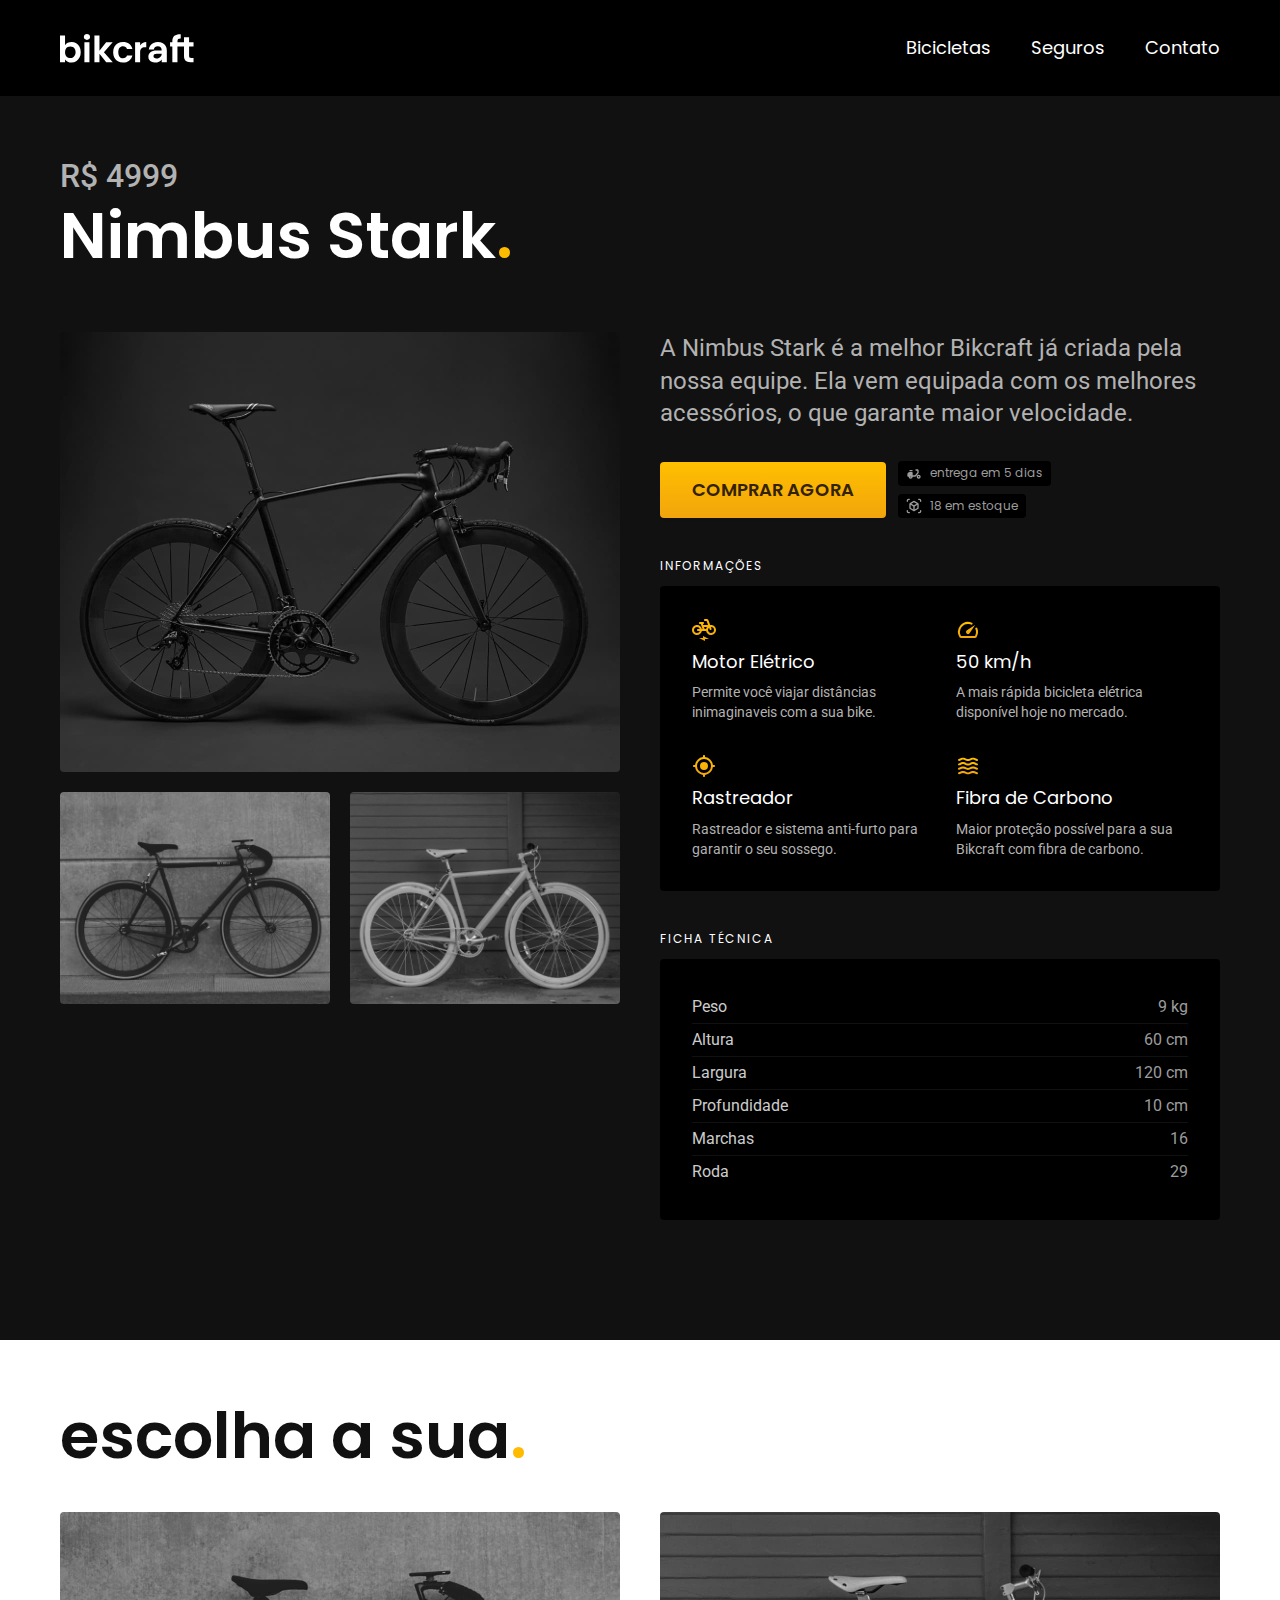
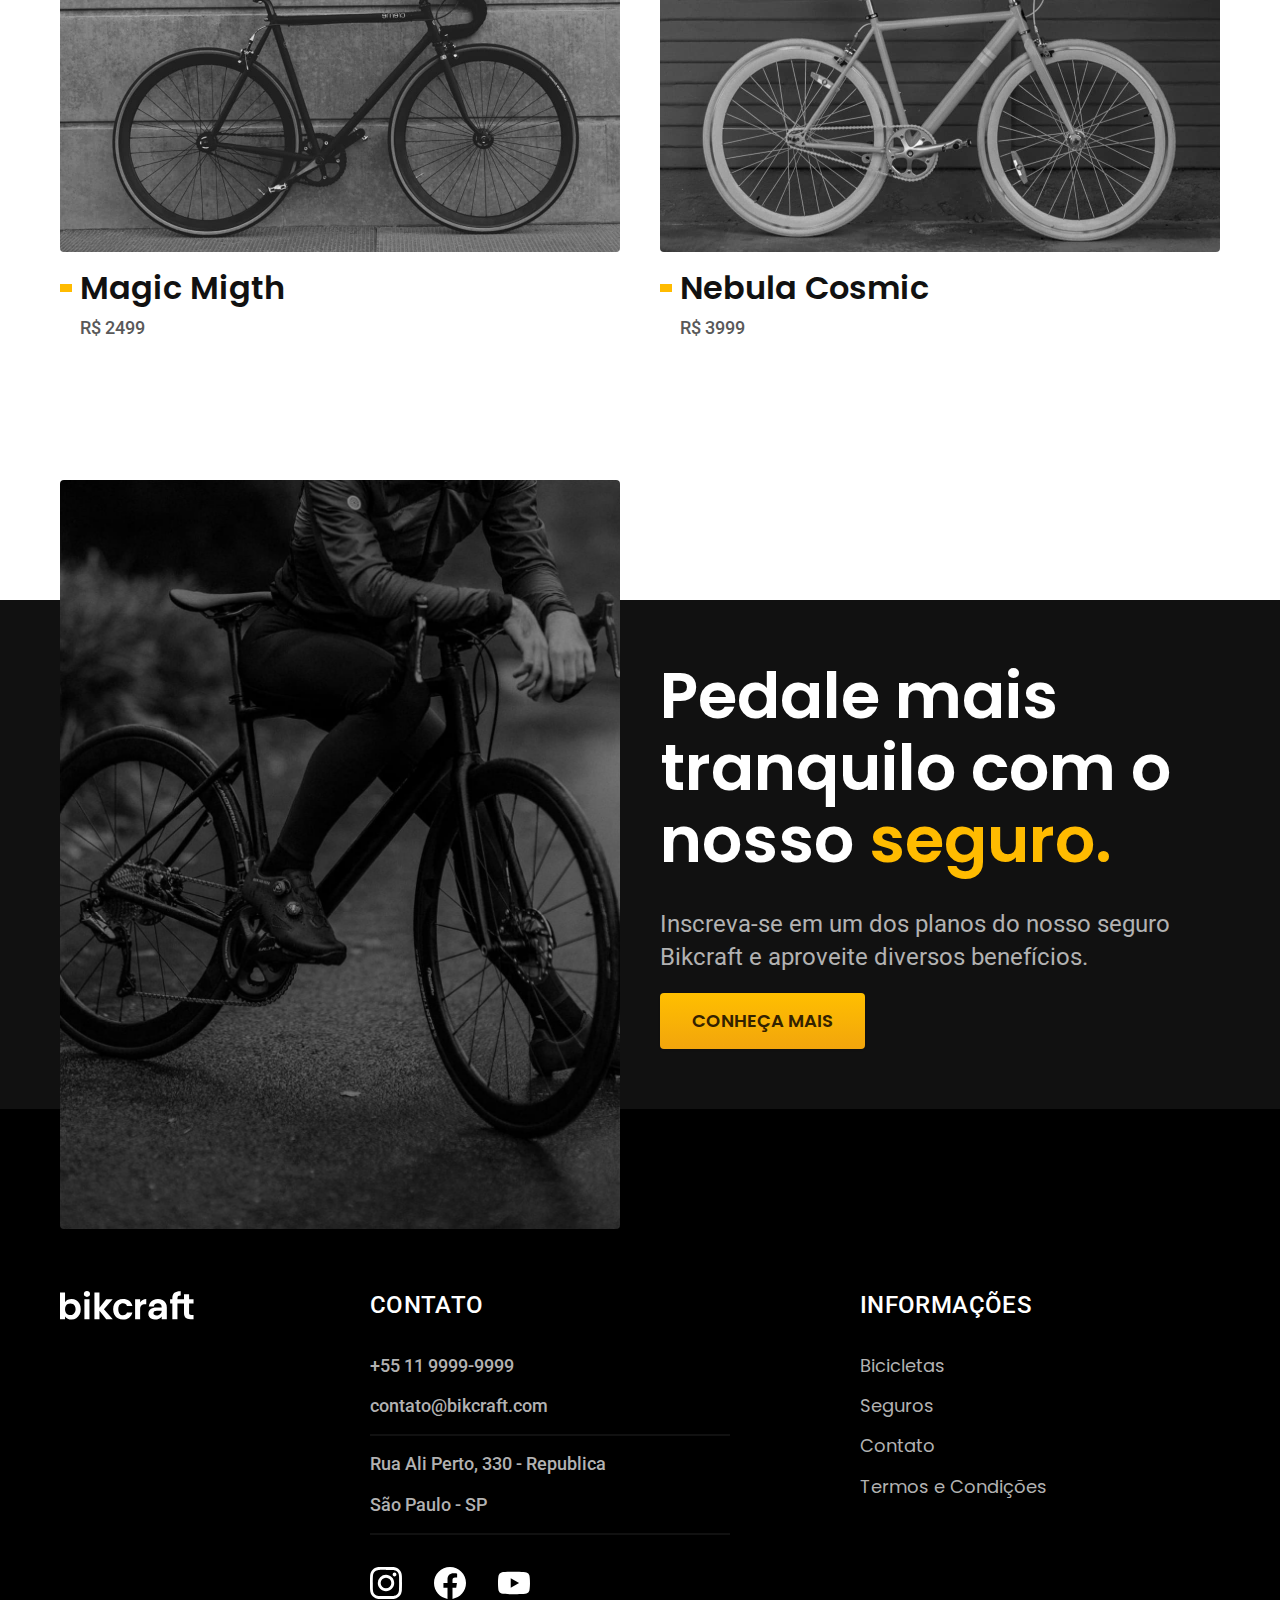
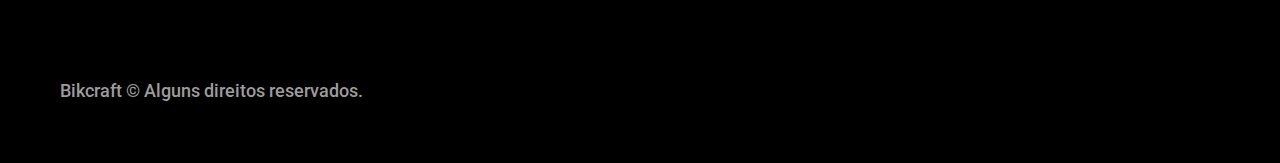
<file: bicicletas/nimbus.html>
<!DOCTYPE html>
<html lang="pt-br">

  <head>
    <meta charset="UTF-8">
    <meta name="viewport" content="width=device-width, initial-scale=1.0">

      <title>Nimbus | Bikcraft</title>
    <meta name="description" content="Nimbus">
    
    <link rel="icon" href="../favicon.svg" type="image/svg+xml">
    <link rel="preload" href="../css/style.css" as="style">
    <link rel="stylesheet" href="../css/style.css">
      <link rel="preconnect" href="https://fonts.googleapis.com">
      <link rel="preconnect" href="https://fonts.gstatic.com" crossorigin>
      <link href="https://fonts.googleapis.com/css2?family=Merriweather:ital,wght@1,900&family=Poppins:wght@400;600&family=Roboto:wght@400;500&display=swap" rel="stylesheet">
  <script>document.documentElement.classList.add('js');</script>
</head>

  <body id="bicicleta">
    <header class="header-bg">
      <div class="header container">
        <a href="../"><img src="../img/bikcraft.svg" alt="Bikcraft">
        </a>
        
          <nav aria-label="primaria">
            <ul class="header-menu font-1-m cor-0">
              <li><a href="../bicicletas.html">Bicicletas</a></li>
              <li><a href="../seguros.html">Seguros</a></li>
              <li><a href="../contato.html">Contato</a></li>
          </ul>
          </nav>
    </div>
    </header>

    <main class="titulo-bg">
      <div>
        <div class="titulo container">
          <p class="font-2-xl cor-5">R$ 4999</p>
          <h1 class="font-1-xxl cor-0">Nimbus Stark<span class="cor-p1">.</span></h1>
        </div>
      </div>

      <div class="bicicleta container">
          <div class="bicicleta-imagens">
            <img src="../img/bicicleta/nimbus1.jpg" alt="Bicicleta 1">
            <img src="../img/bicicleta/nimbus2.jpg" alt="Bicicleta 2">
            <img src="../img/bicicleta/nimbus3.jpg" alt="Bicicleta 3">
          </div>
          <div class="bicicleta-conteudo">
            <p class="font-2-l cor-5">A Nimbus Stark é a melhor Bikcraft já criada pela nossa equipe. Ela vem equipada com os melhores acessórios, o que garante maior velocidade.</p>
            <div class="bicicleta-comprar">
              <a class="botao" href="../orcamento.html?tipo=bikcraft&produto=nimbus">Comprar Agora</a>
              <span class="font-1-xs cor-6"><img src="../img/icones/entrega.svg" alt="">entrega em 5 dias</span>
              <span class="font-1-xs cor-6"><img src="../img/icones/estoque.svg" alt="">18 em estoque</span>
            </div>
          
          <h2 class="font-1-xs cor-0">Informações</h2>
          <ul class="bicicleta-informacoes">
          <li>
            <img src="../img/icones/eletrica.svg" alt="">
            <h3 class="font-1-m cor-0">Motor Elétrico</h3>
            <p class="font-2-xs cor-5">Permite você viajar distâncias inimaginaveis com a sua bike.</p>
          </li>
          <li>
            <img src="../img/icones/velocidade.svg" alt="">
            <h3 class="font-1-m cor-0">50 km/h</h3>
            <p class="font-2-xs cor-5">A mais rápida bicicleta elétrica disponível hoje no mercado.</p>
          </li>
          <li>
            <img src="../img/icones/rastreador.svg" alt="">
            <h3 class="font-1-m cor-0">Rastreador</h3>
            <p class="font-2-xs cor-5">Rastreador e sistema anti-furto para garantir o seu sossego.</p>
          </li>
          <li>
            <img src="../img/icones/carbono.svg" alt="">
            <h3 class="font-1-m cor-0">Fibra de Carbono</h3>
            <p class="font-2-xs cor-5">Maior proteção possível para a sua Bikcraft com fibra de carbono.</p>
          </li></ul>
          <h2 class="font-1-xs cor-0">Ficha Técnica</h2>
          <ul class="bicicleta-ficha font-2-s cor-4">
            <li>Peso <span>9 kg</span></li>
            <li>Altura <span>60 cm</span></li>
            <li>Largura <span>120 cm</span></li>
            <li>Profundidade <span>10 cm</span></li>
            <li>Marchas <span>16</span></li>
            <li>Roda <span>29</span></li>
          </ul>
      </div>    
      </div>
    </main>

    <article class="bicicletas-lista container">
      <h2 class="font-1-xxl">escolha a sua<span class="cor-p1">.</span></h2>

      <ul>
        <li>
          <a href="./magic.html">
            <img src="../img/bicicletas/magic.jpg" alt="Bicicleta preta">
            <h3 class="font-1-xl">Magic Migth</h3>
            <span class="font-2-m cor-8">R$ 2499</span>
          </a>
        </li>
        <li>
          <a href="./nebula.html">
            <img src="../img/bicicletas/nebula.jpg" alt="Bicicleta preta">
            <h3 class="font-1-xl">Nebula Cosmic</h3>
            <span class="font-2-m cor-8">R$ 3999</span>
          </a>
        </li>
      </ul>
    </article>

    <article class="seguro-bg">
      <div class="seguro container">
        <div class="seguro-imagem">
          <img src="../img/fotos/seguros.jpg" alt="pessoa parada em cima de uma bicicleta">
        </div>
        <div class="seguro-conteudo">
          <h2 class="font-1-xxl cor-0">Pedale mais tranquilo com o nosso <span class="cor-p1">seguro.</span></h2>
          <p class="font-2-l cor-5">Inscreva-se em um dos planos do nosso seguro Bikcraft e aproveite diversos benefícios.</p>
          <a class="botao" href="../seguros.html">Conheça mais</a>
        </div>
      </div>
    </article>

  <footer class="footer-bg">
    <div class="footer container">
      <img src="../img/bikcraft.svg" alt="Bikcraft">
      <div class="footer-contato">
        <h3 class="font-2-l-b cor-0">Contato</h3>
        <ul class="font-2-m cor-5">
            <li><a href="tel:+5511999999999">+55 11 9999-9999</a></li>
            <li><a href="mailto:contato@bikcraft.com">contato@bikcraft.com</a></li>
            <li>Rua Ali Perto, 330 - Republica</li>
            <li>São Paulo - SP</li>
        </ul>
        <div class="footer-redes">
          <a href="../">
            <img src="../img/redes/instagram.svg" alt="Instagram">
          </a>
          <a href="../">
            <img src="../img/redes/facebook.svg" alt="Facebook">
          </a>
          <a href="../">
            <img src="../img/redes/youtube.svg" alt="Youtube">
          </a>
        </div>
      </div>
      <div class="footer-informacoes">
          <h3 class="font-2-l-b cor-0">Informações</h3>
          <nav>
            <ul class="font-1-m cor-5">
              <li><a href="../bicicletas.html">Bicicletas</a></li>
              <li><a href="../seguros.html">Seguros</a></li>
              <li><a href="../contato.html">Contato</a></li>
              <li><a href="../termos.html">Termos e Condições</a></li>
            </ul>
          </nav>
      </div>
      <p class="footer-copy font-2-m cor-6">Bikcraft © Alguns direitos reservados.</p>
    </div>

  </footer>

      <script src="../js/script.js"></script>
  </body>
</file>
<file: css/style.css>
@import "./global/global.css";
@import "./utilidades/tipografia.css";
@import "./utilidades/cores.css";

@import "./global/header.css";
@import "./global/footer.css";

/* Utilidades*/
@import "./utilidades/componentes.css";
@import "./utilidades/formulario.css";
@import "./utilidades/animacao.css";

/* Home*/
@import "./home/introducao.css";
@import "./home/tecnologia.css";
@import "./home/parceiros.css";
@import "./home/depoimento.css";

/*Bicicletas*/
@import "./bicicletas/bicicletas-lista.css";
@import "./bicicletas/bicicletas.css";

/*Bicicleta*/
@import "./bicicleta/bicicleta.css";
@import "./bicicleta/seguro.css";


/*Seguros*/
@import "./seguros/seguros.css";
@import "./seguros/vantagens.css";
@import "./seguros/perguntas.css";

/*Contato*/
@import "./contato/contato.css";
@import "./contato/lojas.css";

/*Orçamento*/
@import "./orcamento/orcamento.css";


/*Termos*/
@import "./termos/termos.css";
</file>
